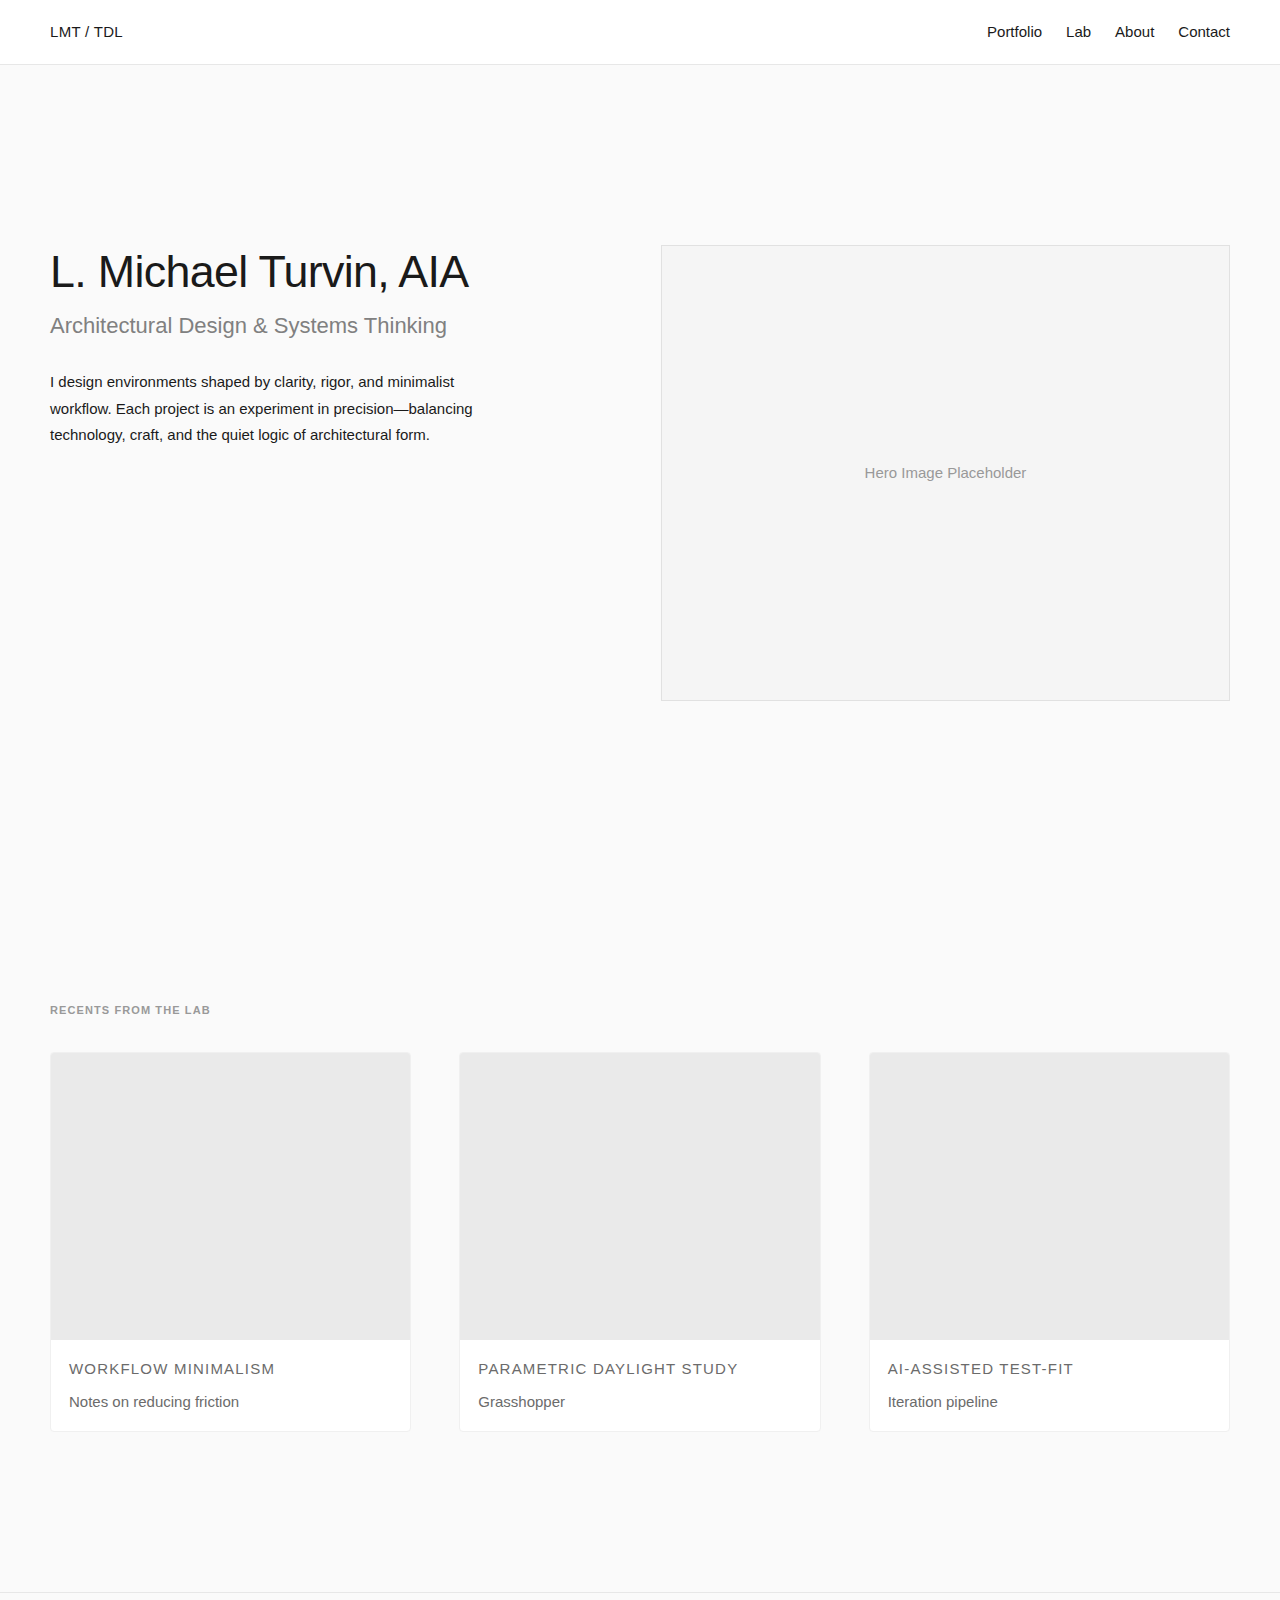
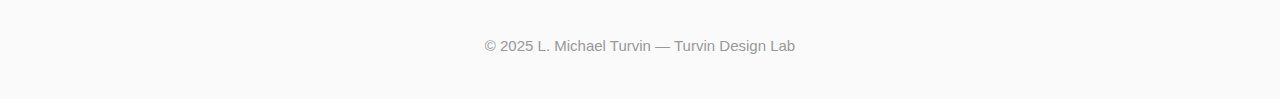
<file: index.html>
<!doctype html>
<html lang="en">
<head>
<meta charset="utf-8"><meta name="viewport" content="width=device-width, initial-scale=1">
<title>Home — Turvin Design Lab</title>
<link rel="icon" type="image/png" href="favicon.png">
<link rel="stylesheet" href="styles.css">
</head>
<body>
<header class="site-header">
  <div class="container inner">
    <div class="brand"><a href="index.html">LMT / TDL</a></div>
    <nav class="nav">
      <a href="portfolio.html">Portfolio</a>
      <a href="lab.html">Lab</a>
      <a href="about.html">About</a>
      <a href="contact.html">Contact</a>
    </nav>
  </div>
</header>

<main>
  <section class="hero">
    <div class="container hero-grid">
      <div>
        <h1>L. Michael Turvin, AIA</h1>
        <h2>Architectural Design &amp; Systems Thinking</h2>
        <p>I design environments shaped by clarity, rigor, and minimalist workflow. Each project is an experiment in precision—balancing technology, craft, and the quiet logic of architectural form.</p>
      </div>
      <div class="hero-frame">Hero Image Placeholder</div>
    </div>
  </section>

  <section class="section">
    <div class="container">
      <h3 class="section-title">Recents from the Lab</h3>
      <div class="grid cols-3">
        <article class="card"><div class="img"></div><div class="caption"><span class="kicker">Workflow Minimalism</span><div class="meta">Notes on reducing friction</div></div></article>
        <article class="card"><div class="img"></div><div class="caption"><span class="kicker">Parametric Daylight Study</span><div class="meta">Grasshopper</div></div></article>
        <article class="card"><div class="img"></div><div class="caption"><span class="kicker">AI-Assisted Test-Fit</span><div class="meta">Iteration pipeline</div></div></article>
      </div>
    </div>
  </section>
</main>

<footer class="site-footer"><div class="container">&copy; 2025 L. Michael Turvin — Turvin Design Lab</div></footer>
<script src="interactions.js"></script>
</body>
</html>
</file>
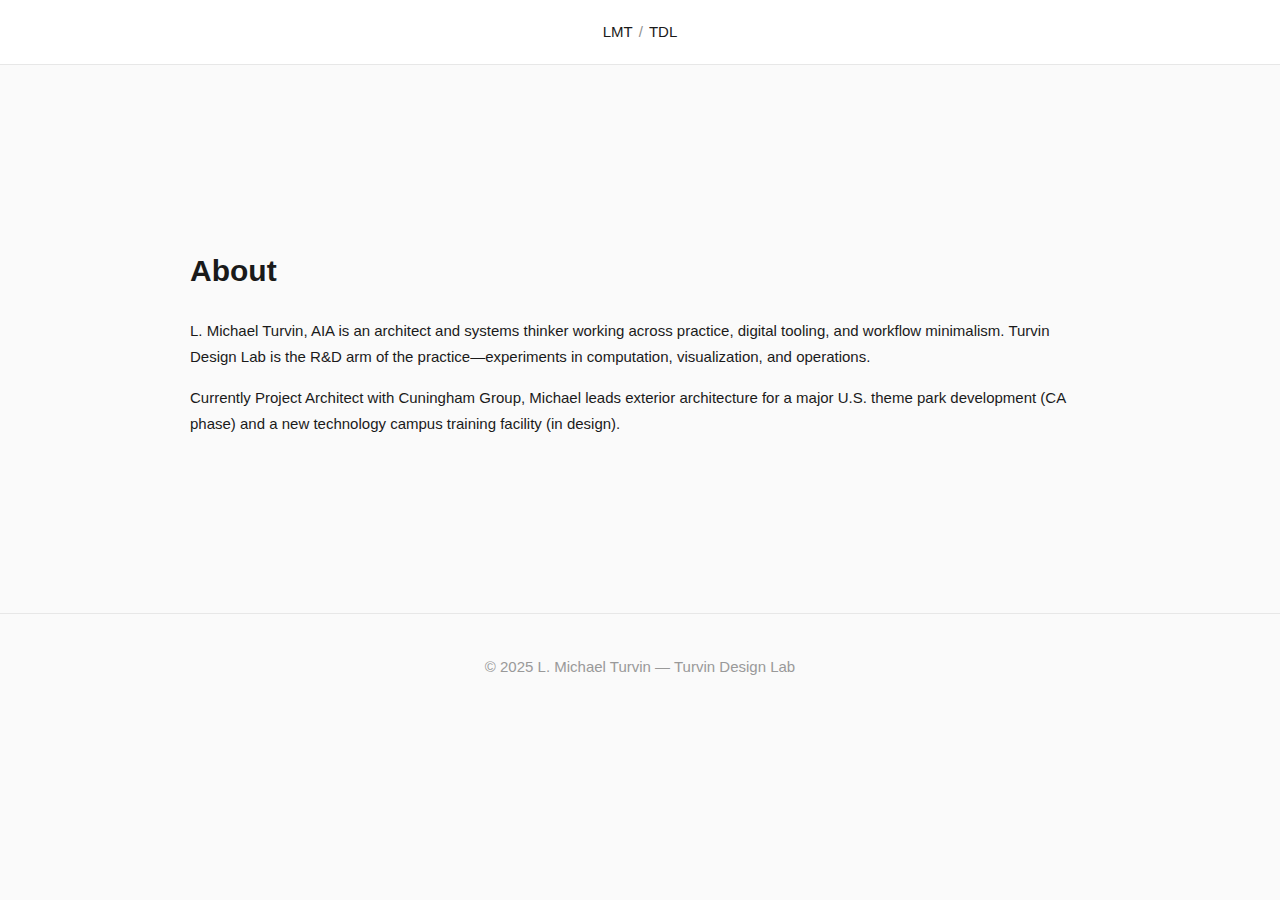
<file: about.html>
<!doctype html>
<html lang="en">
<head>
<meta charset="utf-8"><meta name="viewport" content="width=device-width, initial-scale=1">
<title>About — Turvin Design Lab</title>
<link rel="icon" type="image/png" href="favicon.png">
<link rel="stylesheet" href="styles.css">
</head>
<body>
<header class="site-header centered">
  <div class="container inner">
    <div class="center-brand">
      <span class="piece" data-for="lmt">LMT</span>
      <div class="dropdown" data-for="lmt"><a href="index.html">Home</a><a href="portfolio.html">Portfolio</a><a href="about.html">About</a><a href="resume.html">Resume</a><a href="contact.html">Contact</a></div>
      <span class="slash">/</span>
      <span class="piece" data-for="tdl">TDL</span>
      <div class="dropdown" data-for="tdl"><a href="lab.html">Lab</a><a href="lab.html#experiments">Experiments</a><a href="lab.html#essays">Essays</a></div>
    </div>
  </div>
</header>

<main>
  <section class="section">
    <div class="container narrow">
      <h1>About</h1>
      <p>L. Michael Turvin, AIA is an architect and systems thinker working across practice, digital tooling, and workflow minimalism. Turvin Design Lab is the R&amp;D arm of the practice—experiments in computation, visualization, and operations.</p>
      <p>Currently Project Architect with Cuningham Group, Michael leads exterior architecture for a major U.S. theme park development (CA phase) and a new technology campus training facility (in design).</p>
    </div>
  </section>
</main>

<footer class="site-footer"><div class="container">&copy; 2025 L. Michael Turvin — Turvin Design Lab</div></footer>
<script src="interactions.js"></script>
</body>
</html>
</file>
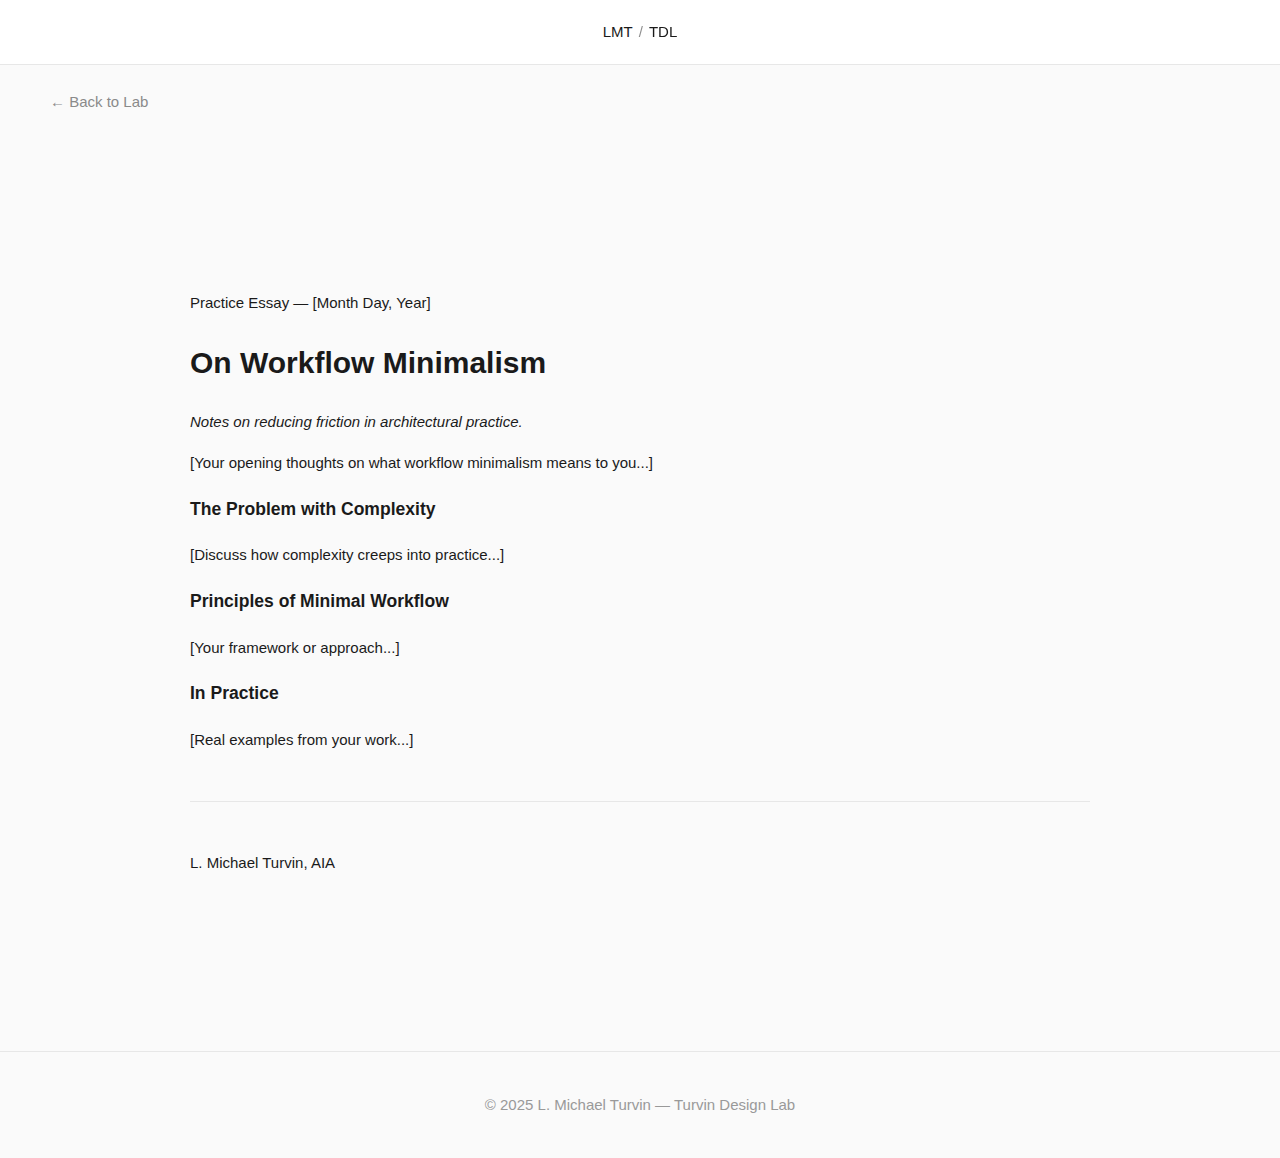
<file: blog-workflow-minimalism.html>
<!doctype html>
<html lang="en">
<head>
<meta charset="utf-8"><meta name="viewport" content="width=device-width, initial-scale=1">
<title>On Workflow Minimalism — Turvin Design Lab</title>
<link rel="icon" type="image/png" href="favicon.png">
<link rel="stylesheet" href="styles.css">
</head>
<body>
<header class="site-header centered">
  <div class="container inner">
    <div class="center-brand">
      <span class="piece" data-for="lmt">LMT</span>
      <div class="dropdown" data-for="lmt">
        <a href="index.html">Home</a><a href="portfolio.html">Portfolio</a>
        <a href="about.html">About</a><a href="resume.html">Resume</a><a href="contact.html">Contact</a>
      </div>
      <span class="slash">/</span>
      <span class="piece" data-for="tdl">TDL</span>
      <div class="dropdown" data-for="tdl">
        <a href="lab.html">Lab</a><a href="lab.html#experiments">Experiments</a><a href="lab.html#essays">Essays</a>
      </div>
    </div>
  </div>
</header>

<nav class="breadcrumb container" aria-label="Breadcrumb">
  <a href="lab.html" class="crumb">← Back to Lab</a>
</nav>

<main>
  <section class="section">
    <div class="container narrow">
      <p class="meta">Practice Essay — [Month Day, Year]</p>
      <h1>On Workflow Minimalism</h1>
      
      <p><em>Notes on reducing friction in architectural practice.</em></p>
      
      <p>[Your opening thoughts on what workflow minimalism means to you...]</p>
      
      <h3>The Problem with Complexity</h3>
      <p>[Discuss how complexity creeps into practice...]</p>
      
      <h3>Principles of Minimal Workflow</h3>
      <p>[Your framework or approach...]</p>
      
      <h3>In Practice</h3>
      <p>[Real examples from your work...]</p>
      
      <hr style="margin:48px 0;border:none;border-top:1px solid #e7e7e7;">
      
      <p class="meta">L. Michael Turvin, AIA</p>
    </div>
  </section>
</main>

<footer class="site-footer"><div class="container">&copy; 2025 L. Michael Turvin — Turvin Design Lab</div></footer>
<script src="interactions.js"></script>
</body>
</html>
</file>
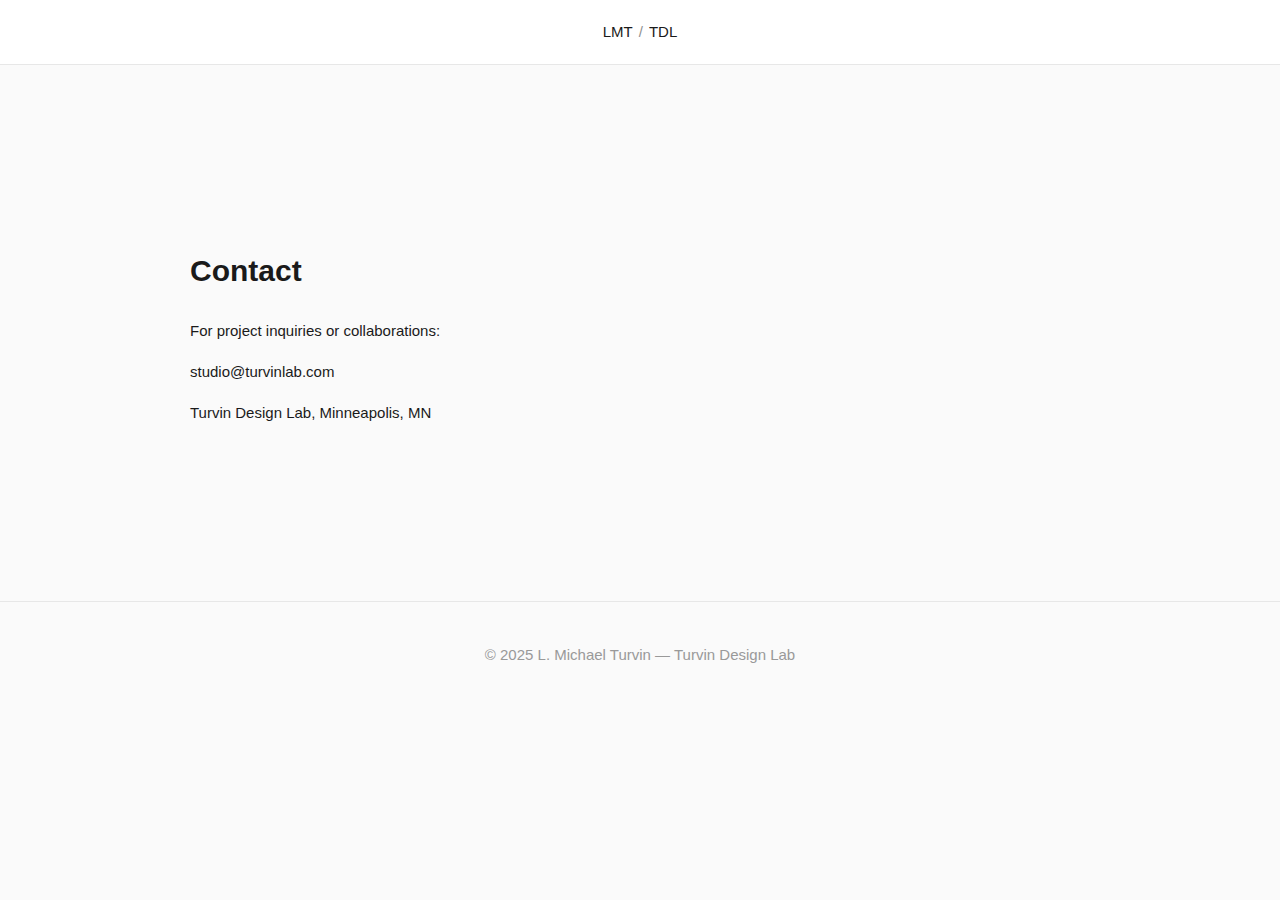
<file: contact.html>
<!doctype html>
<html lang="en">
<head>
<meta charset="utf-8"><meta name="viewport" content="width=device-width, initial-scale=1">
<title>Contact — Turvin Design Lab</title>
<link rel="icon" type="image/png" href="favicon.png">
<link rel="stylesheet" href="styles.css">
</head>
<body>
<header class="site-header centered">
  <div class="container inner">
    <div class="center-brand">
      <span class="piece" data-for="lmt">LMT</span>
      <div class="dropdown" data-for="lmt"><a href="index.html">Home</a><a href="portfolio.html">Portfolio</a><a href="about.html">About</a><a href="resume.html">Resume</a><a href="contact.html">Contact</a></div>
      <span class="slash">/</span>
      <span class="piece" data-for="tdl">TDL</span>
      <div class="dropdown" data-for="tdl"><a href="lab.html">Lab</a><a href="lab.html#experiments">Experiments</a><a href="lab.html#essays">Essays</a></div>
    </div>
  </div>
</header>

<main>
  <section class="section">
    <div class="container narrow">
      <h1>Contact</h1>
      <p>For project inquiries or collaborations:</p>
      <p><a href="mailto:studio@turvinlab.com">studio@turvinlab.com</a></p>
      <p>Turvin Design Lab, Minneapolis, MN</p>
    </div>
  </section>
</main>

<footer class="site-footer"><div class="container">&copy; 2025 L. Michael Turvin — Turvin Design Lab</div></footer>
<script src="interactions.js"></script>
</body>
</html>
</file>
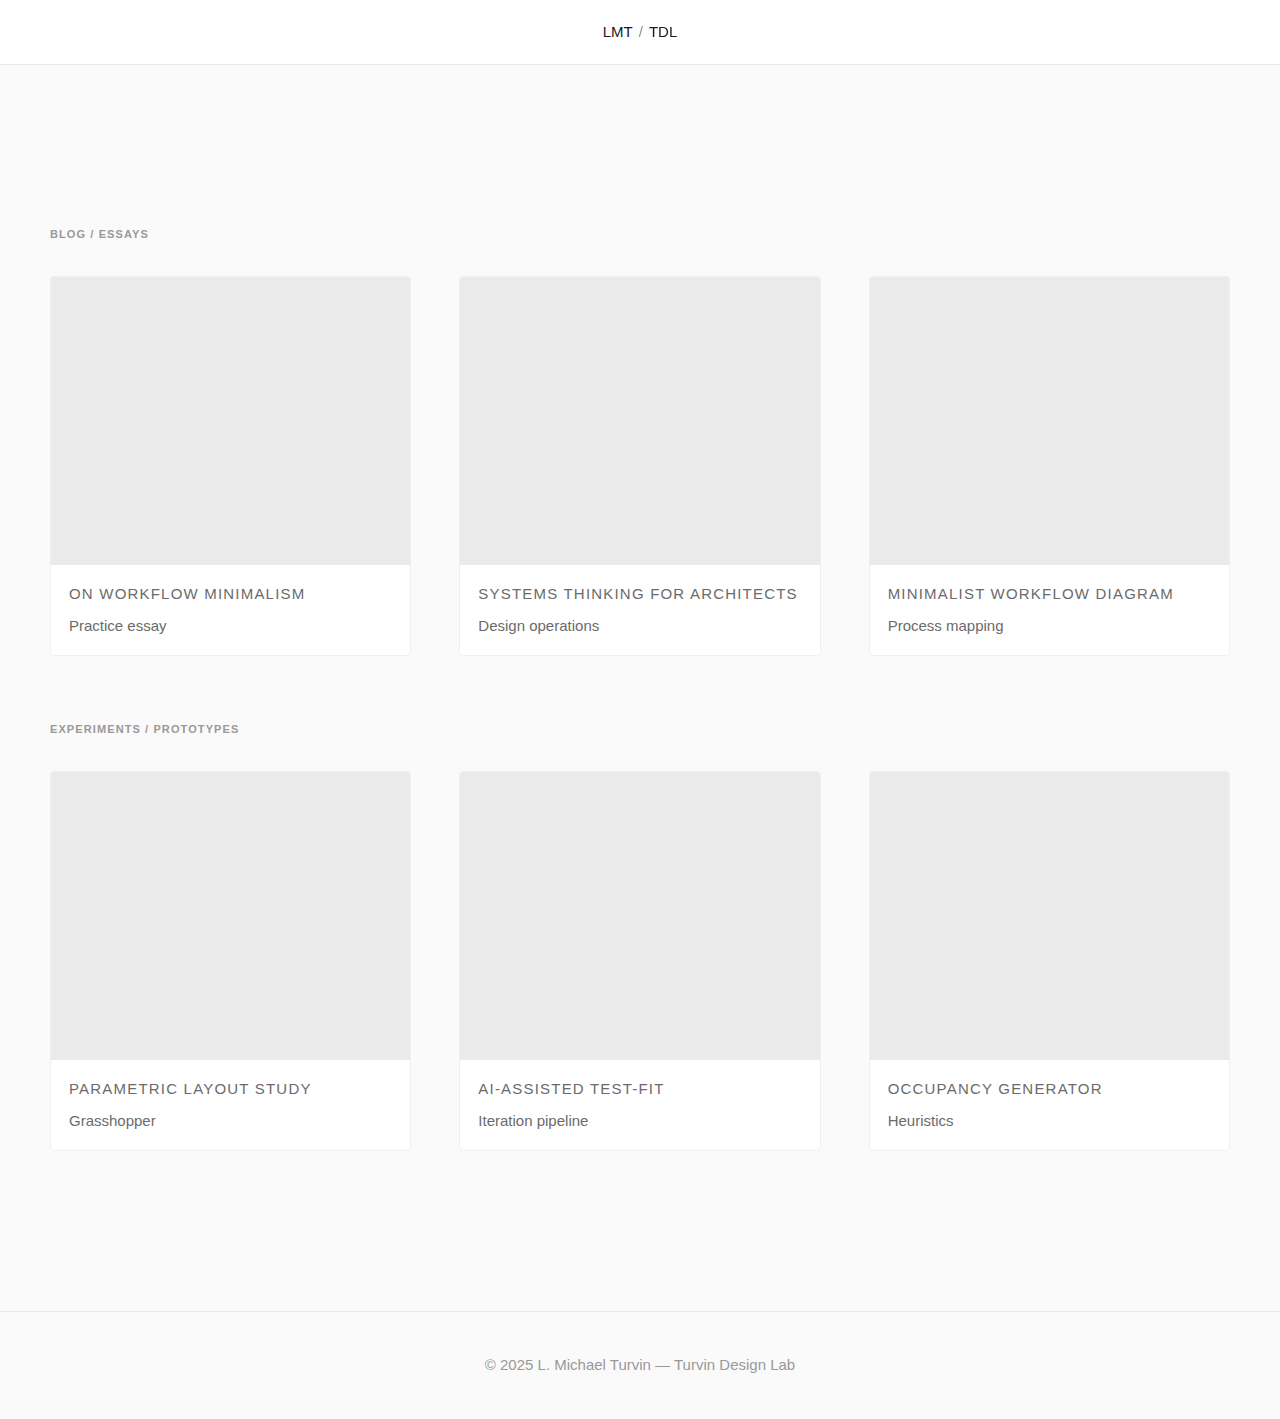
<file: lab.html>
<!doctype html>
<html lang="en">
<head>
<meta charset="utf-8">
<meta name="viewport" content="width=device-width, initial-scale=1">
<title>Lab — Turvin Design Lab</title>
<link rel="icon" type="image/png" href="favicon.png">
<link rel="stylesheet" href="styles.css">
</head>
<body>
<header class="site-header centered">
  <div class="container inner">
    <div class="center-brand">
      <span class="piece" data-for="lmt">LMT</span>
      <div class="dropdown" data-for="lmt">
        <a href="index.html">Home</a><a href="portfolio.html">Portfolio</a>
        <a href="about.html">About</a><a href="resume.html">Resume</a><a href="contact.html">Contact</a>
      </div>
      <span class="slash">/</span>
      <span class="piece" data-for="tdl">TDL</span>
      <div class="dropdown" data-for="tdl">
        <a href="lab.html">Lab</a><a href="#experiments">Experiments</a><a href="#essays">Essays</a>
      </div>
    </div>
  </div>
</header>

<main>
  <section class="section">
    <div class="container">
      <h3 class="section-title" id="essays">Blog / Essays</h3>
      <div class="grid cols-3">
        <article class="card">
          <a href="essays/workflow-minimalism.html">
            <div class="img"></div>
            <div class="inner caption">
              <span class="kicker">On Workflow Minimalism</span>
              <div class="meta">Practice essay</div>
            </div>
          </a>
        </article>
        <article class="card">
          <div class="img"></div>
          <div class="inner caption">
            <span class="kicker">Systems Thinking for Architects</span>
            <div class="meta">Design operations</div>
          </div>
        </article>
        <article class="card">
          <div class="img"></div>
          <div class="inner caption">
            <span class="kicker">Minimalist Workflow Diagram</span>
            <div class="meta">Process mapping</div>
          </div>
        </article>
      </div>

      <h3 class="section-title subsection" id="experiments">Experiments / Prototypes</h3>
      <div class="grid cols-3">
        <article class="card">
          <a href="experiments/parametric-layout.html">
            <div class="img"></div>
            <div class="inner caption">
              <span class="kicker">Parametric Layout Study</span>
              <div class="meta">Grasshopper</div>
            </div>
          </a>
        </article>
        <article class="card">
          <div class="img"></div>
          <div class="inner caption">
            <span class="kicker">AI-Assisted Test-Fit</span>
            <div class="meta">Iteration pipeline</div>
          </div>
        </article>
        <article class="card">
          <div class="img"></div>
          <div class="inner caption">
            <span class="kicker">Occupancy Generator</span>
            <div class="meta">Heuristics</div>
          </div>
        </article>
      </div>
    </div>
  </section>
</main>

<footer class="site-footer"><div class="container">&copy; 2025 L. Michael Turvin — Turvin Design Lab</div></footer>
<script src="interactions.js"></script>
</body>
</html>
</file>
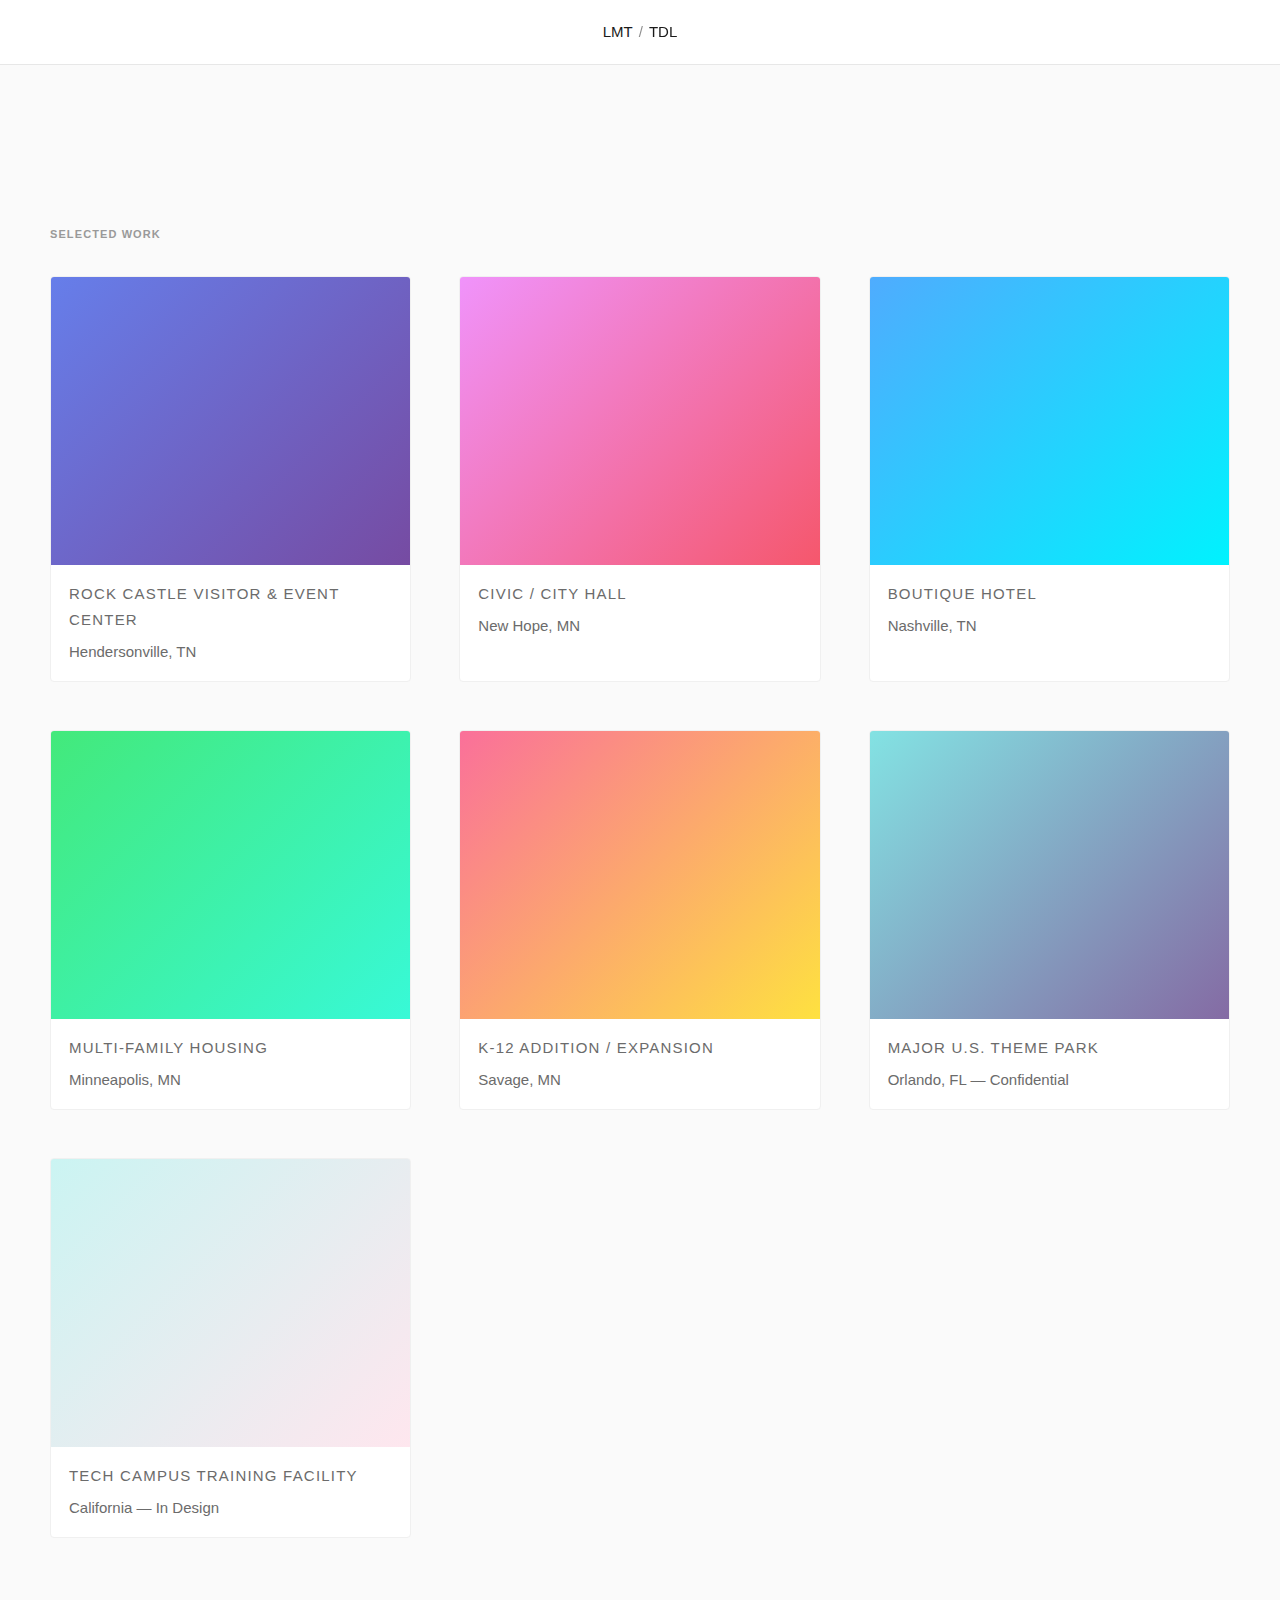
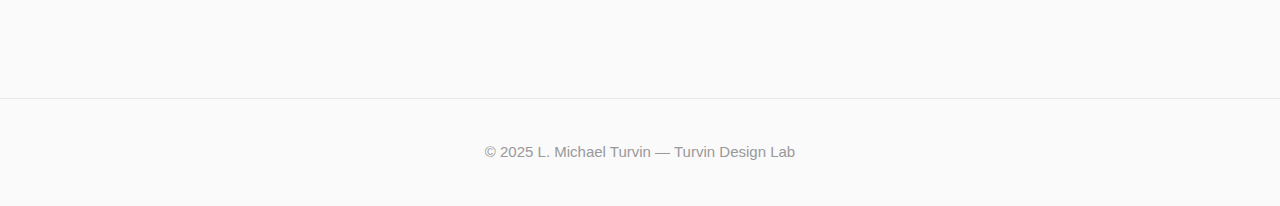
<file: portfolio.html>
<!doctype html>
<html lang="en">
<head>
<meta charset="utf-8"><meta name="viewport" content="width=device-width,initial-scale=1">
<title>Portfolio — Turvin Design Lab</title>
<link rel="icon" type="image/png" href="favicon.png">
<link rel="stylesheet" href="styles.css">
</head>
<body>
<header class="site-header centered">
  <div class="container inner">
    <div class="center-brand">
      <span class="piece" data-for="lmt">LMT</span>
      <div class="dropdown" data-for="lmt">
        <a href="index.html">Home</a><a href="portfolio.html">Portfolio</a>
        <a href="about.html">About</a><a href="resume.html">Resume</a><a href="contact.html">Contact</a>
      </div>
      <span class="slash">/</span>
      <span class="piece" data-for="tdl">TDL</span>
      <div class="dropdown" data-for="tdl">
        <a href="lab.html">Lab</a><a href="lab.html#experiments">Experiments</a><a href="lab.html#essays">Essays</a>
      </div>
    </div>
  </div>
</header>

<main>
  <section class="section">
    <div class="container">
      <h3 class="section-title">Selected Work</h3>
      <div class="grid cols-3">
        <article class="card">
          <a href="project-rockcastle.html">
            <div class="img" style="background: linear-gradient(135deg, #667eea 0%, #764ba2 100%);"></div>
            <div class="inner caption">
              <span class="kicker">Rock Castle Visitor & Event Center</span>
              <div class="meta">Hendersonville, TN</div>
            </div>
          </a>
        </article>
        <article class="card">
          <a href="project-cityhall.html">
            <div class="img" style="background: linear-gradient(135deg, #f093fb 0%, #f5576c 100%);"></div>
            <div class="inner caption">
              <span class="kicker">Civic / City Hall</span>
              <div class="meta">New Hope, MN</div>
            </div>
          </a>
        </article>
        <article class="card">
          <a href="project-hotel.html">
            <div class="img" style="background: linear-gradient(135deg, #4facfe 0%, #00f2fe 100%);"></div>
            <div class="inner caption">
              <span class="kicker">Boutique Hotel</span>
              <div class="meta">Nashville, TN</div>
            </div>
          </a>
        </article>
        <article class="card">
          <a href="project-multifamily.html">
            <div class="img" style="background: linear-gradient(135deg, #43e97b 0%, #38f9d7 100%);"></div>
            <div class="inner caption">
              <span class="kicker">Multi-Family Housing</span>
              <div class="meta">Minneapolis, MN</div>
            </div>
          </a>
        </article>
        <article class="card">
          <a href="project-school.html">
            <div class="img" style="background: linear-gradient(135deg, #fa709a 0%, #fee140 100%);"></div>
            <div class="inner caption">
              <span class="kicker">K-12 Addition / Expansion</span>
              <div class="meta">Savage, MN</div>
            </div>
          </a>
        </article>
        <article class="card">
          <div class="img" style="background: linear-gradient(135deg, #30cfd0 0%, #330867 100%); opacity: 0.6;"></div>
          <div class="inner caption">
            <span class="kicker">Major U.S. Theme Park</span>
            <div class="meta">Orlando, FL — Confidential</div>
          </div>
        </article>
        <article class="card">
          <div class="img" style="background: linear-gradient(135deg, #a8edea 0%, #fed6e3 100%); opacity: 0.6;"></div>
          <div class="inner caption">
            <span class="kicker">Tech Campus Training Facility</span>
            <div class="meta">California — In Design</div>
          </div>
        </article>
      </div>
    </div>
  </section>
</main>

<footer class="site-footer"><div class="container">&copy; 2025 L. Michael Turvin — Turvin Design Lab</div></footer>
<script src="interactions.js"></script>
</body>
</html>
</file>
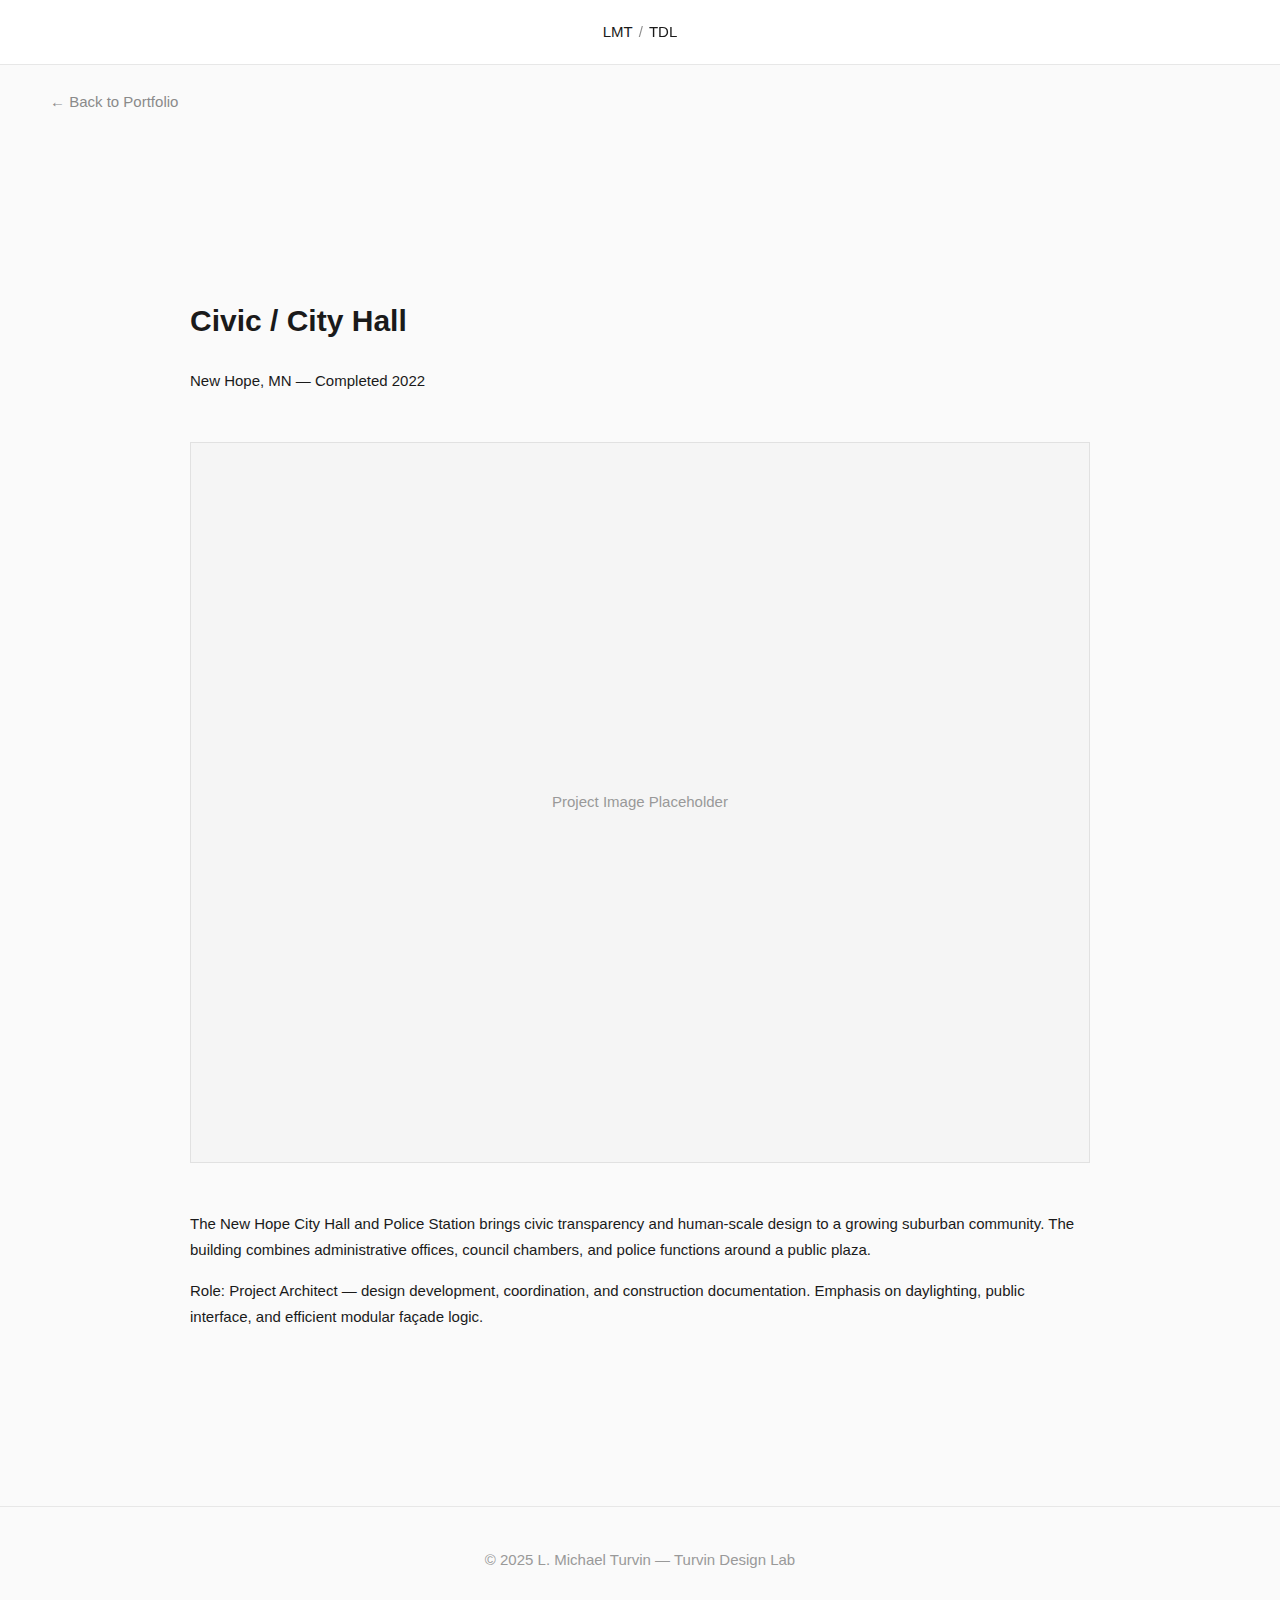
<file: project-cityhall.html>
<!doctype html>
<html lang="en">
<head>
<meta charset="utf-8"><meta name="viewport" content="width=device-width, initial-scale=1">
<title>Civic / City Hall — Turvin Design Lab</title>
<link rel="icon" type="image/png" href="favicon.png">
<link rel="stylesheet" href="styles.css">
</head>
<body>
<header class="site-header centered">
  <div class="container inner">
    <div class="center-brand">
      <span class="piece" data-for="lmt">LMT</span>
      <div class="dropdown" data-for="lmt"><a href="index.html">Home</a><a href="portfolio.html">Portfolio</a><a href="about.html">About</a><a href="resume.html">Resume</a><a href="contact.html">Contact</a></div>
      <span class="slash">/</span>
      <span class="piece" data-for="tdl">TDL</span>
      <div class="dropdown" data-for="tdl"><a href="lab.html">Lab</a><a href="lab.html#experiments">Experiments</a><a href="lab.html#essays">Essays</a></div>
    </div>
  </div>
</header>

<nav class="breadcrumb container" aria-label="Breadcrumb">
  <a href="portfolio.html" class="crumb">← Back to Portfolio</a>
</nav>

<main>
  <section class="section">
    <div class="container narrow">
      <h1>Civic / City Hall</h1>
      <p class="meta">New Hope, MN — Completed 2022</p>
      <div class="hero-frame" style="margin:48px 0;">Project Image Placeholder</div>
      <p>The New Hope City Hall and Police Station brings civic transparency and human-scale design to a growing suburban community. The building combines administrative offices, council chambers, and police functions around a public plaza.</p>
      <p>Role: Project Architect — design development, coordination, and construction documentation. Emphasis on daylighting, public interface, and efficient modular façade logic.</p>
    </div>
  </section>
</main>

<footer class="site-footer"><div class="container">&copy; 2025 L. Michael Turvin — Turvin Design Lab</div></footer>
<script src="interactions.js"></script>
</body>
</html>
</file>
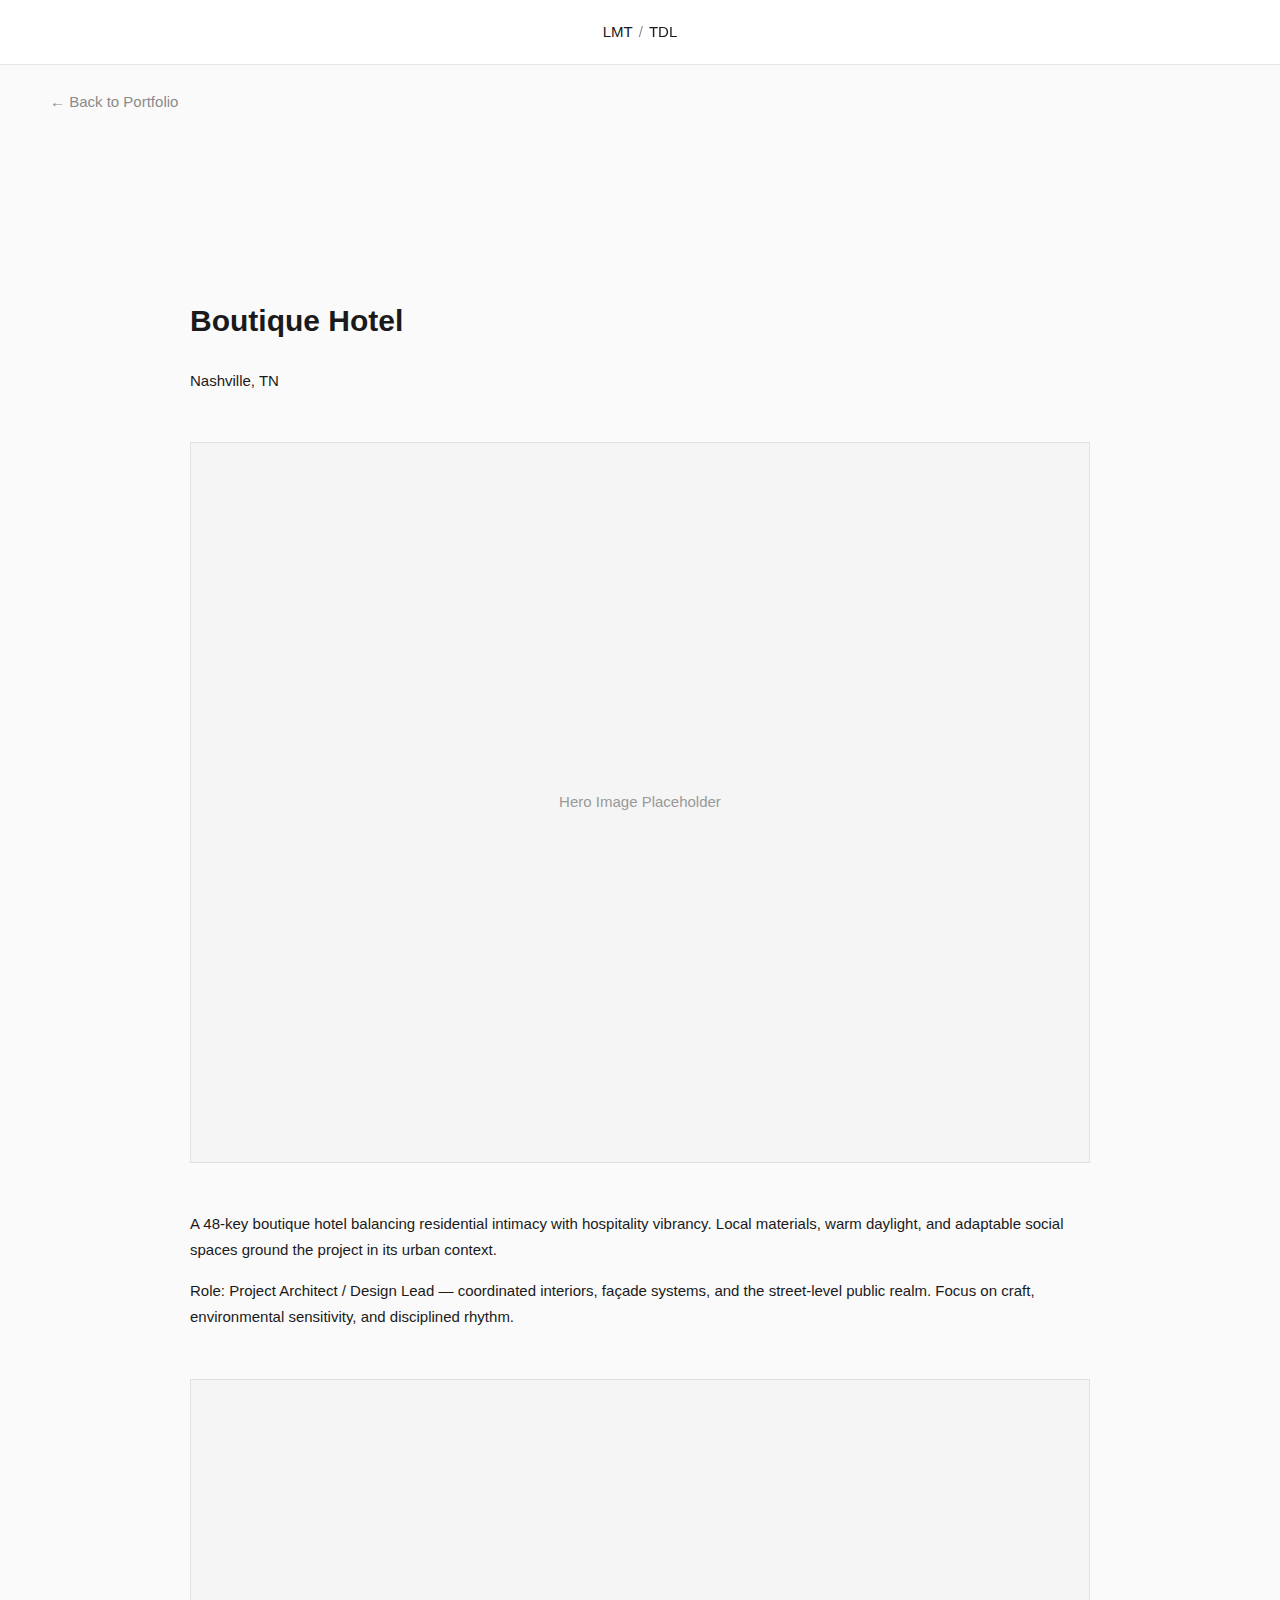
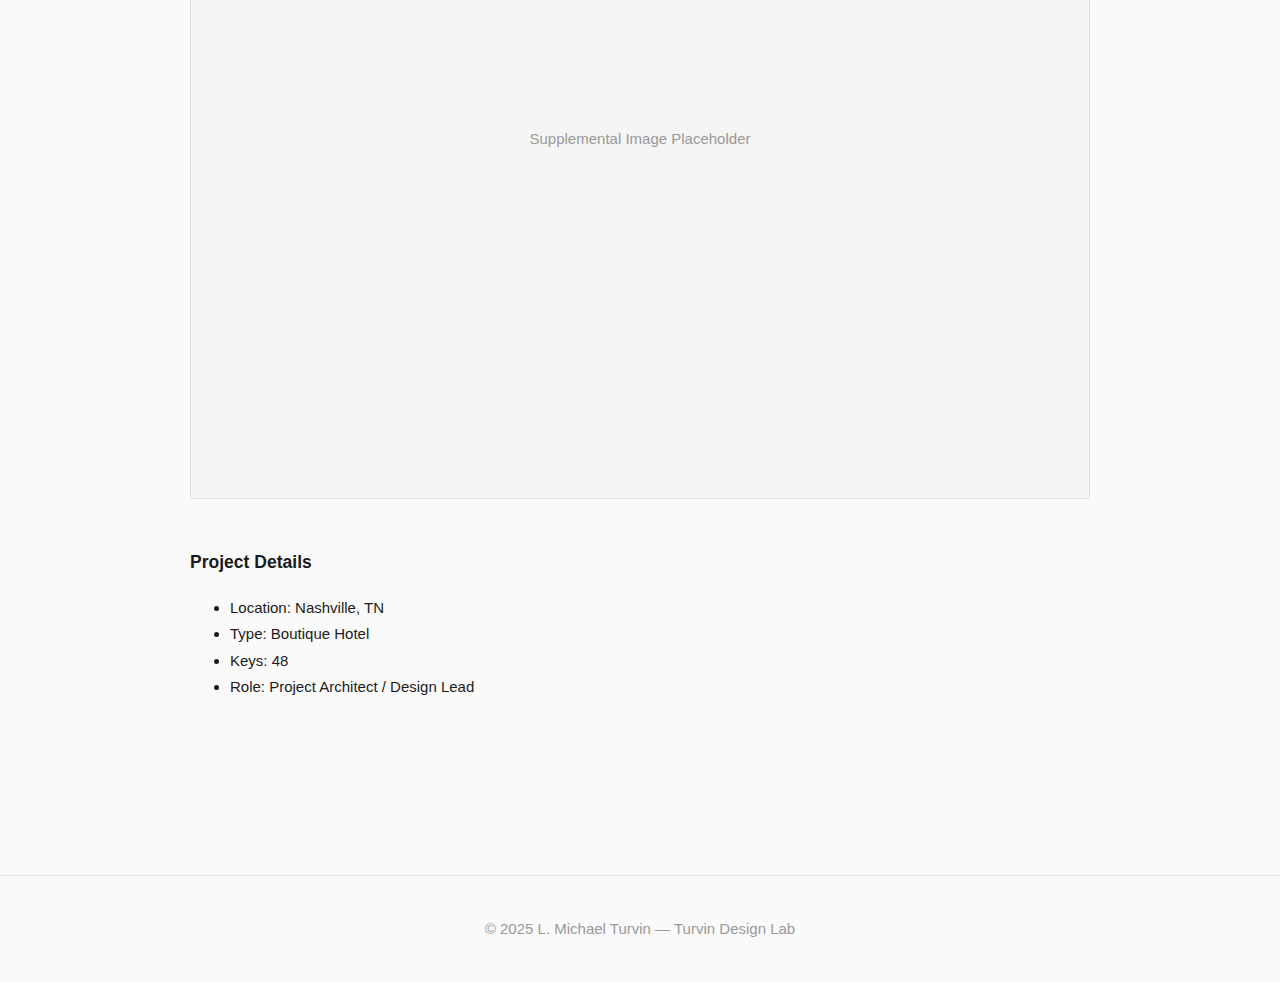
<file: project-hotel.html>
<!doctype html>
<html lang="en">
<head>
<meta charset="utf-8"><meta name="viewport" content="width=device-width, initial-scale=1">
<title>Boutique Hotel — Turvin Design Lab</title>
<link rel="icon" type="image/png" href="favicon.png">
<link rel="stylesheet" href="styles.css">
</head>
<body>
<header class="site-header centered">
  <div class="container inner">
    <div class="center-brand">
      <span class="piece" data-for="lmt">LMT</span>
      <div class="dropdown" data-for="lmt">
        <a href="index.html">Home</a><a href="portfolio.html">Portfolio</a>
        <a href="about.html">About</a><a href="resume.html">Resume</a><a href="contact.html">Contact</a>
      </div>
      <span class="slash">/</span>
      <span class="piece" data-for="tdl">TDL</span>
      <div class="dropdown" data-for="tdl">
        <a href="lab.html">Lab</a><a href="lab.html#experiments">Experiments</a><a href="lab.html#essays">Essays</a>
      </div>
    </div>
  </div>
</header>

<nav class="breadcrumb container" aria-label="Breadcrumb">
  <a href="portfolio.html" class="crumb">← Back to Portfolio</a>
</nav>

<main>
  <section class="section">
    <div class="container narrow">
      <h1>Boutique Hotel</h1>
      <p class="meta">Nashville, TN</p>
      <div class="hero-frame" style="margin:48px 0;">Hero Image Placeholder</div>
      
      <p>A 48-key boutique hotel balancing residential intimacy with hospitality vibrancy. Local materials, warm daylight, and adaptable social spaces ground the project in its urban context.</p>
      
      <p>Role: Project Architect / Design Lead — coordinated interiors, façade systems, and the street-level public realm. Focus on craft, environmental sensitivity, and disciplined rhythm.</p>
      
      <div class="hero-frame" style="margin:48px 0;">Supplemental Image Placeholder</div>
      
      <h3>Project Details</h3>
      <ul>
        <li><strong>Location:</strong> Nashville, TN</li>
        <li><strong>Type:</strong> Boutique Hotel</li>
        <li><strong>Keys:</strong> 48</li>
        <li><strong>Role:</strong> Project Architect / Design Lead</li>
      </ul>
    </div>
  </section>
</main>

<footer class="site-footer"><div class="container">&copy; 2025 L. Michael Turvin — Turvin Design Lab</div></footer>
<script src="interactions.js"></script>
</body>
</html>
</file>
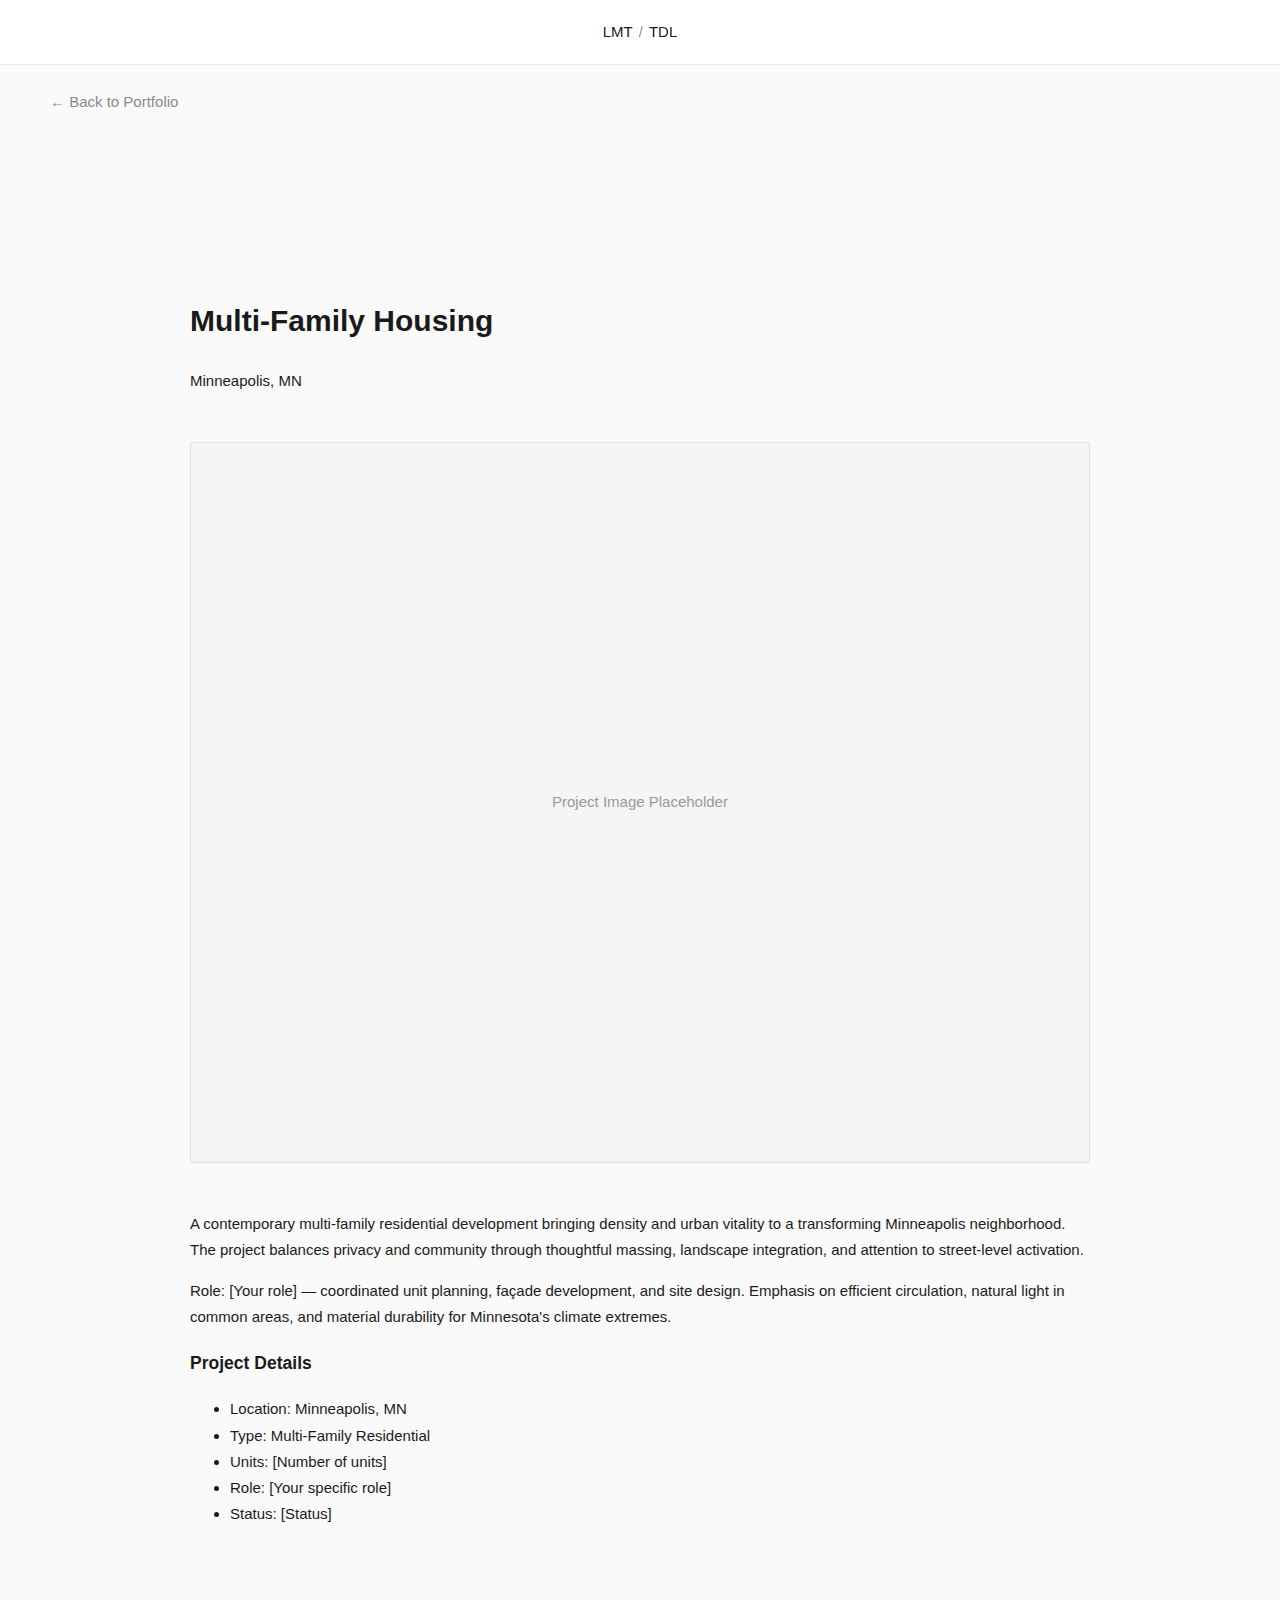
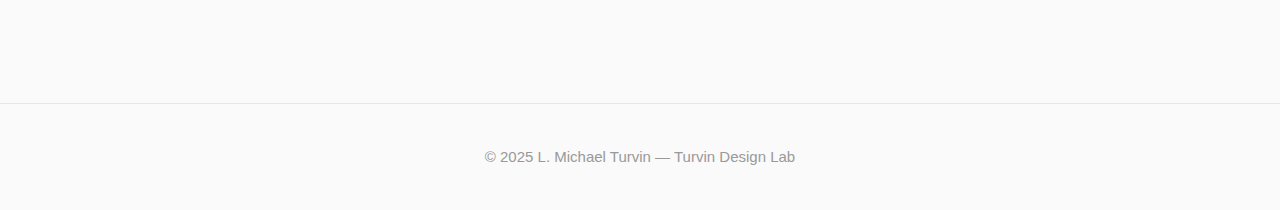
<file: project-multifamily.html>
<!doctype html>
<html lang="en">
<head>
<meta charset="utf-8"><meta name="viewport" content="width=device-width, initial-scale=1">
<title>Multi-Family Housing — Turvin Design Lab</title>
<link rel="icon" type="image/png" href="favicon.png">
<link rel="stylesheet" href="styles.css">
</head>
<body>
<header class="site-header centered">
  <div class="container inner">
    <div class="center-brand">
      <span class="piece" data-for="lmt">LMT</span>
      <div class="dropdown" data-for="lmt">
        <a href="index.html">Home</a><a href="portfolio.html">Portfolio</a>
        <a href="about.html">About</a><a href="resume.html">Resume</a><a href="contact.html">Contact</a>
      </div>
      <span class="slash">/</span>
      <span class="piece" data-for="tdl">TDL</span>
      <div class="dropdown" data-for="tdl">
        <a href="lab.html">Lab</a><a href="lab.html#experiments">Experiments</a><a href="lab.html#essays">Essays</a>
      </div>
    </div>
  </div>
</header>

<nav class="breadcrumb container" aria-label="Breadcrumb">
  <a href="portfolio.html" class="crumb">← Back to Portfolio</a>
</nav>

<main>
  <section class="section">
    <div class="container narrow">
      <h1>Multi-Family Housing</h1>
      <p class="meta">Minneapolis, MN</p>
      <div class="hero-frame" style="margin:48px 0;">Project Image Placeholder</div>
      
      <p>A contemporary multi-family residential development bringing density and urban vitality to a transforming Minneapolis neighborhood. The project balances privacy and community through thoughtful massing, landscape integration, and attention to street-level activation.</p>
      
      <p>Role: [Your role] — coordinated unit planning, façade development, and site design. Emphasis on efficient circulation, natural light in common areas, and material durability for Minnesota's climate extremes.</p>
      
      <h3>Project Details</h3>
      <ul>
        <li><strong>Location:</strong> Minneapolis, MN</li>
        <li><strong>Type:</strong> Multi-Family Residential</li>
        <li><strong>Units:</strong> [Number of units]</li>
        <li><strong>Role:</strong> [Your specific role]</li>
        <li><strong>Status:</strong> [Status]</li>
      </ul>
    </div>
  </section>
</main>

<footer class="site-footer"><div class="container">&copy; 2025 L. Michael Turvin — Turvin Design Lab</div></footer>
<script src="interactions.js"></script>
</body>
</html>
</file>
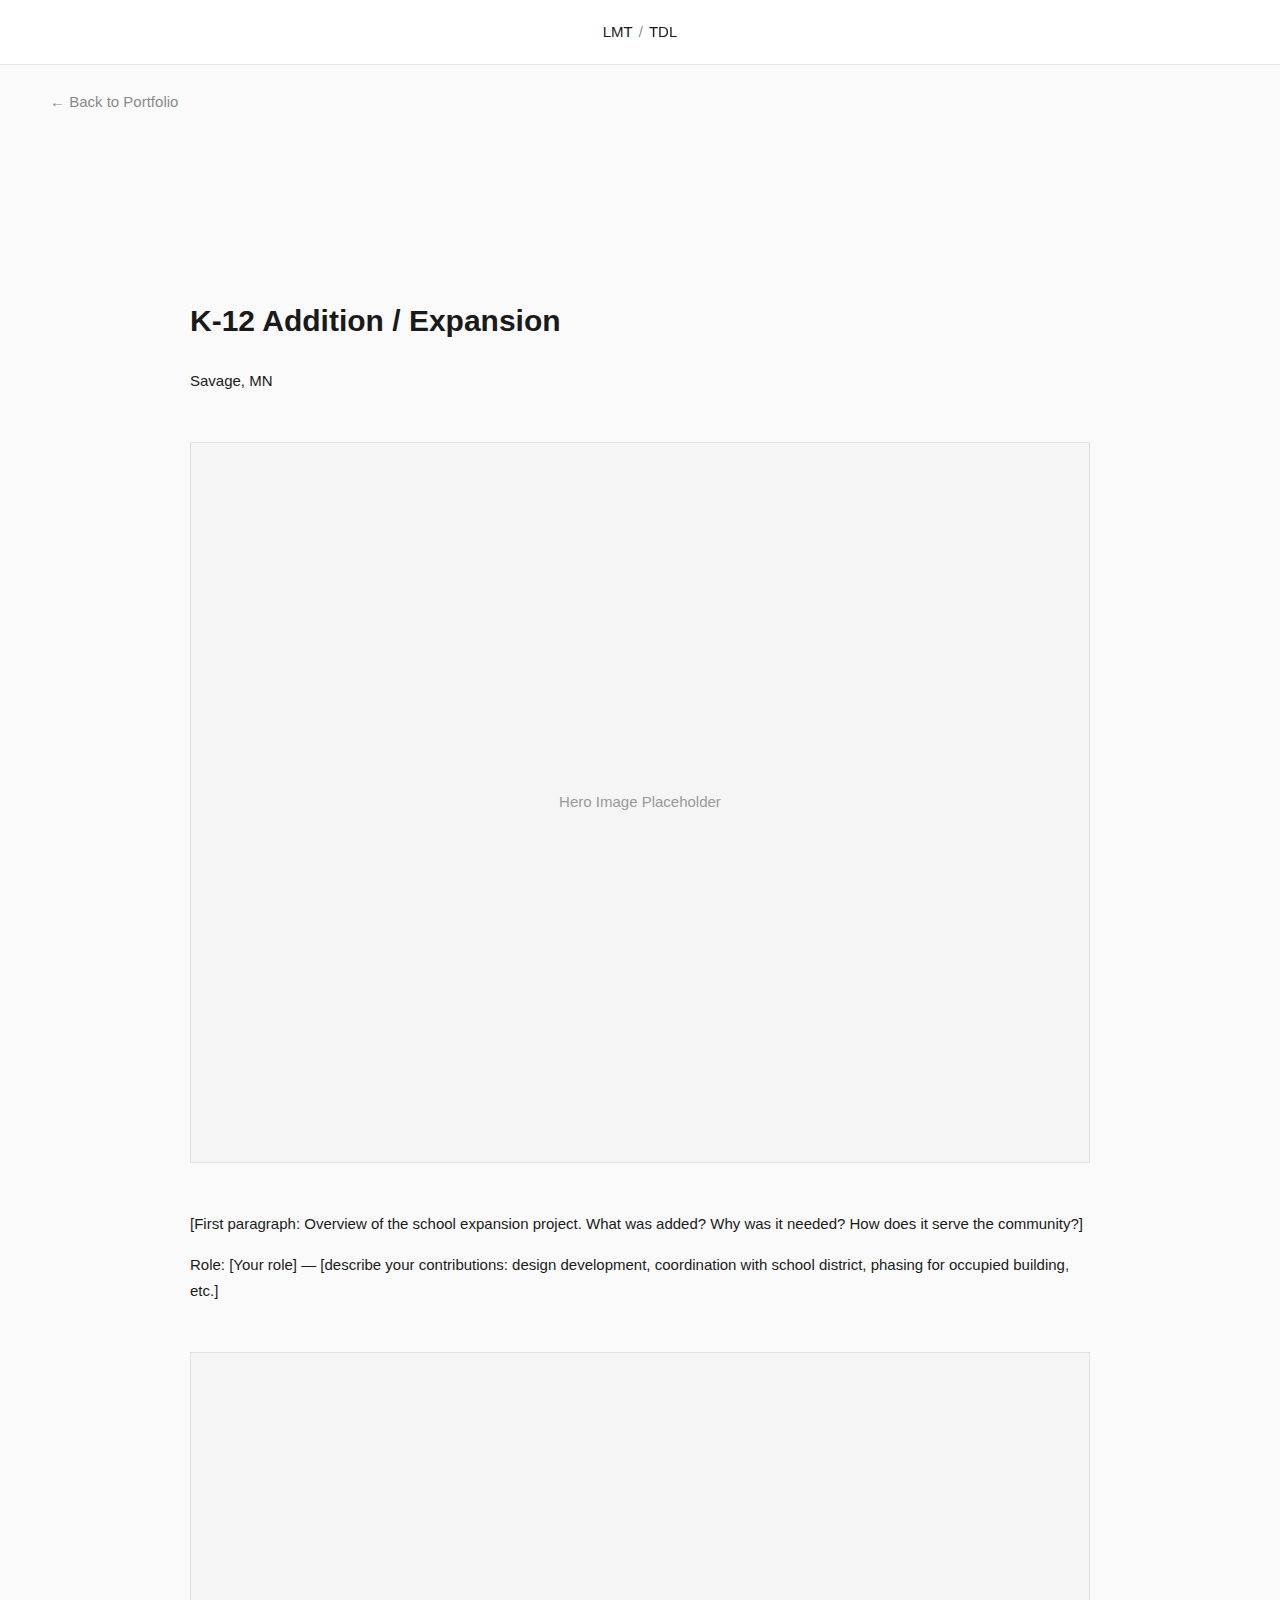
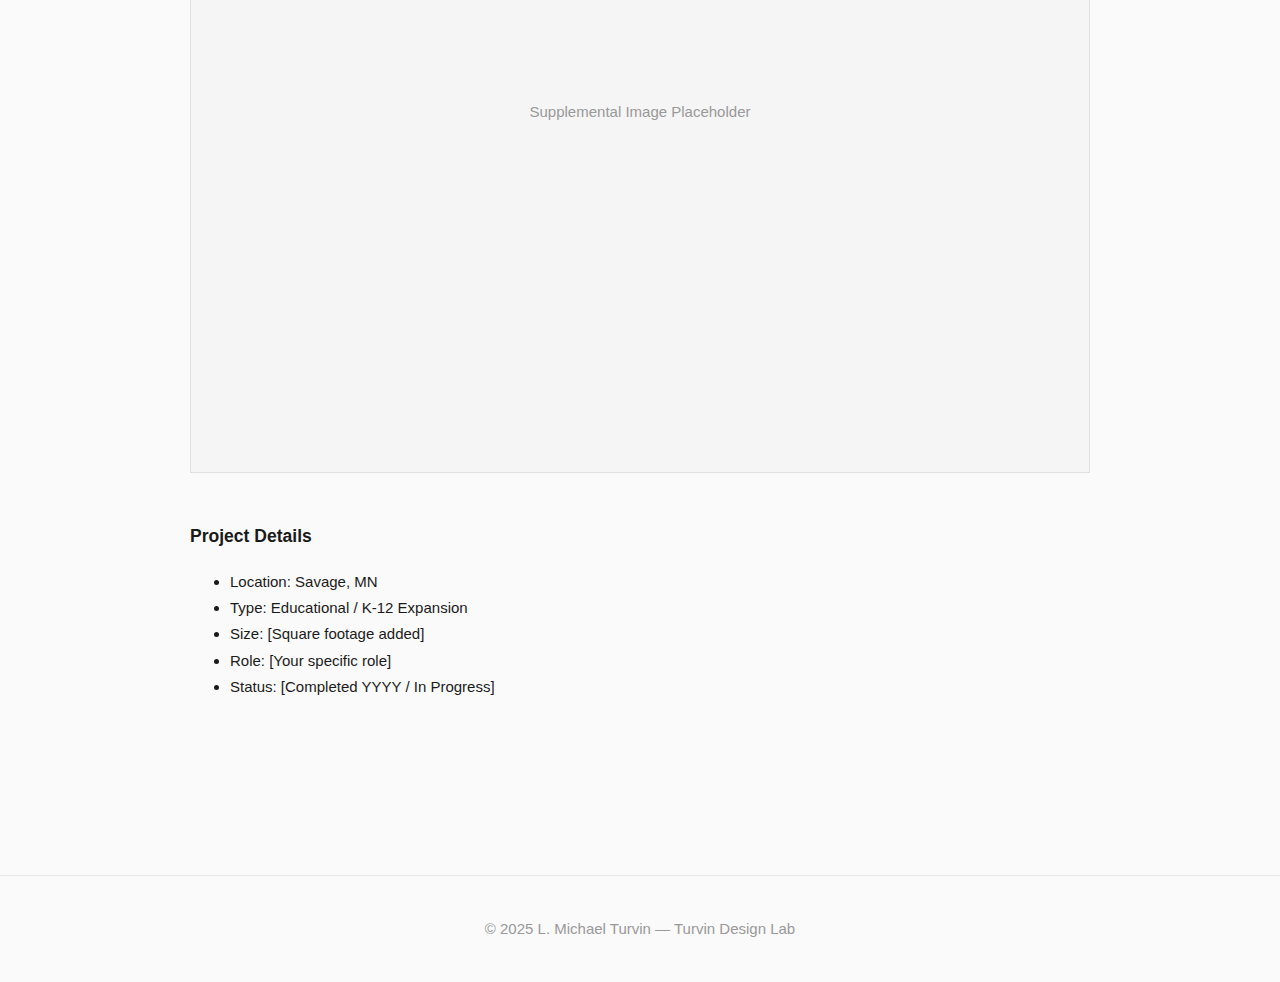
<file: project-school.html>
<!doctype html>
<html lang="en">
<head>
<meta charset="utf-8"><meta name="viewport" content="width=device-width, initial-scale=1">
<title>K-12 Addition / Expansion — Turvin Design Lab</title>
<link rel="icon" type="image/png" href="favicon.png">
<link rel="stylesheet" href="styles.css">
</head>
<body>
<header class="site-header centered">
  <div class="container inner">
    <div class="center-brand">
      <span class="piece" data-for="lmt">LMT</span>
      <div class="dropdown" data-for="lmt">
        <a href="index.html">Home</a><a href="portfolio.html">Portfolio</a>
        <a href="about.html">About</a><a href="resume.html">Resume</a><a href="contact.html">Contact</a>
      </div>
      <span class="slash">/</span>
      <span class="piece" data-for="tdl">TDL</span>
      <div class="dropdown" data-for="tdl">
        <a href="lab.html">Lab</a><a href="lab.html#experiments">Experiments</a><a href="lab.html#essays">Essays</a>
      </div>
    </div>
  </div>
</header>

<nav class="breadcrumb container" aria-label="Breadcrumb">
  <a href="portfolio.html" class="crumb">← Back to Portfolio</a>
</nav>

<main>
  <section class="section">
    <div class="container narrow">
      <h1>K-12 Addition / Expansion</h1>
      <p class="meta">Savage, MN</p>
      <div class="hero-frame" style="margin:48px 0;">Hero Image Placeholder</div>
      
      <p>[First paragraph: Overview of the school expansion project. What was added? Why was it needed? How does it serve the community?]</p>
      
      <p>Role: [Your role] — [describe your contributions: design development, coordination with school district, phasing for occupied building, etc.]</p>
      
      <div class="hero-frame" style="margin:48px 0;">Supplemental Image Placeholder</div>
      
      <h3>Project Details</h3>
      <ul>
        <li><strong>Location:</strong> Savage, MN</li>
        <li><strong>Type:</strong> Educational / K-12 Expansion</li>
        <li><strong>Size:</strong> [Square footage added]</li>
        <li><strong>Role:</strong> [Your specific role]</li>
        <li><strong>Status:</strong> [Completed YYYY / In Progress]</li>
      </ul>
    </div>
  </section>
</main>

<footer class="site-footer"><div class="container">&copy; 2025 L. Michael Turvin — Turvin Design Lab</div></footer>
<script src="interactions.js"></script>
</body>
</html>
</file>
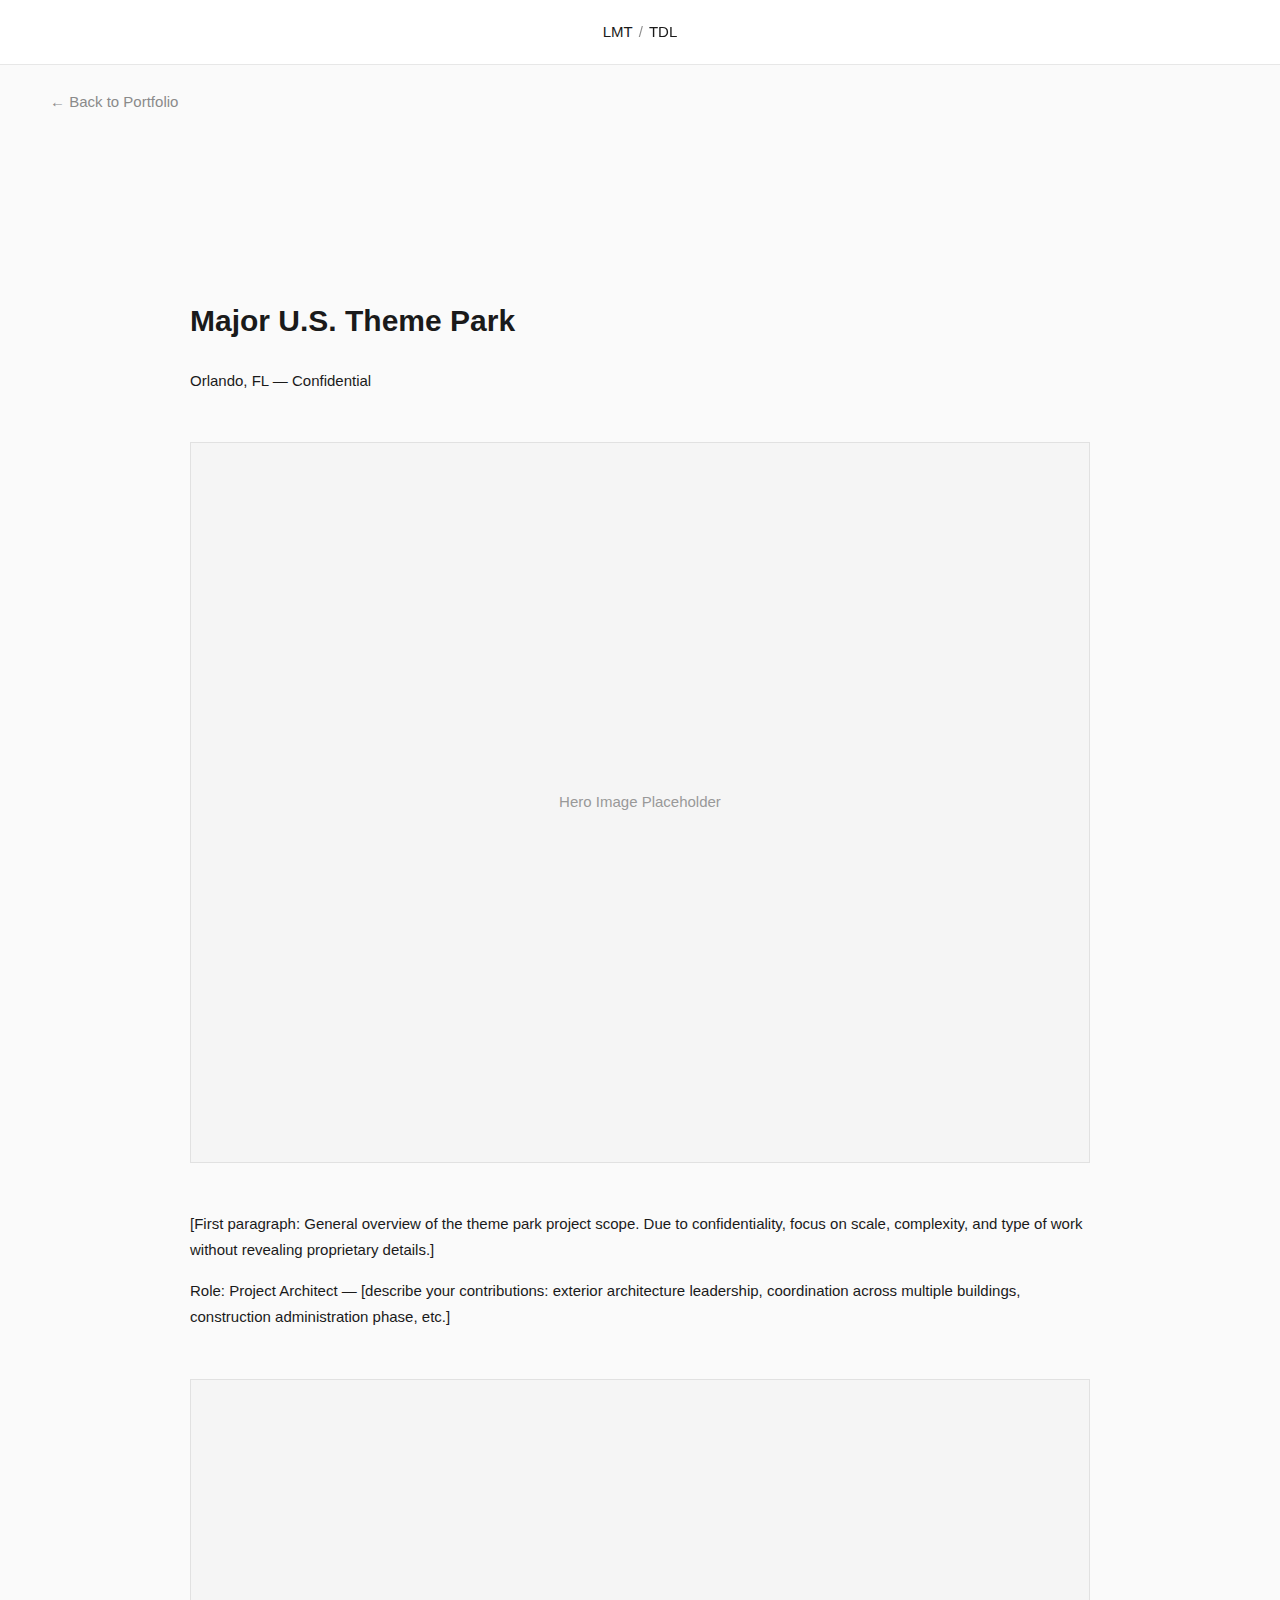
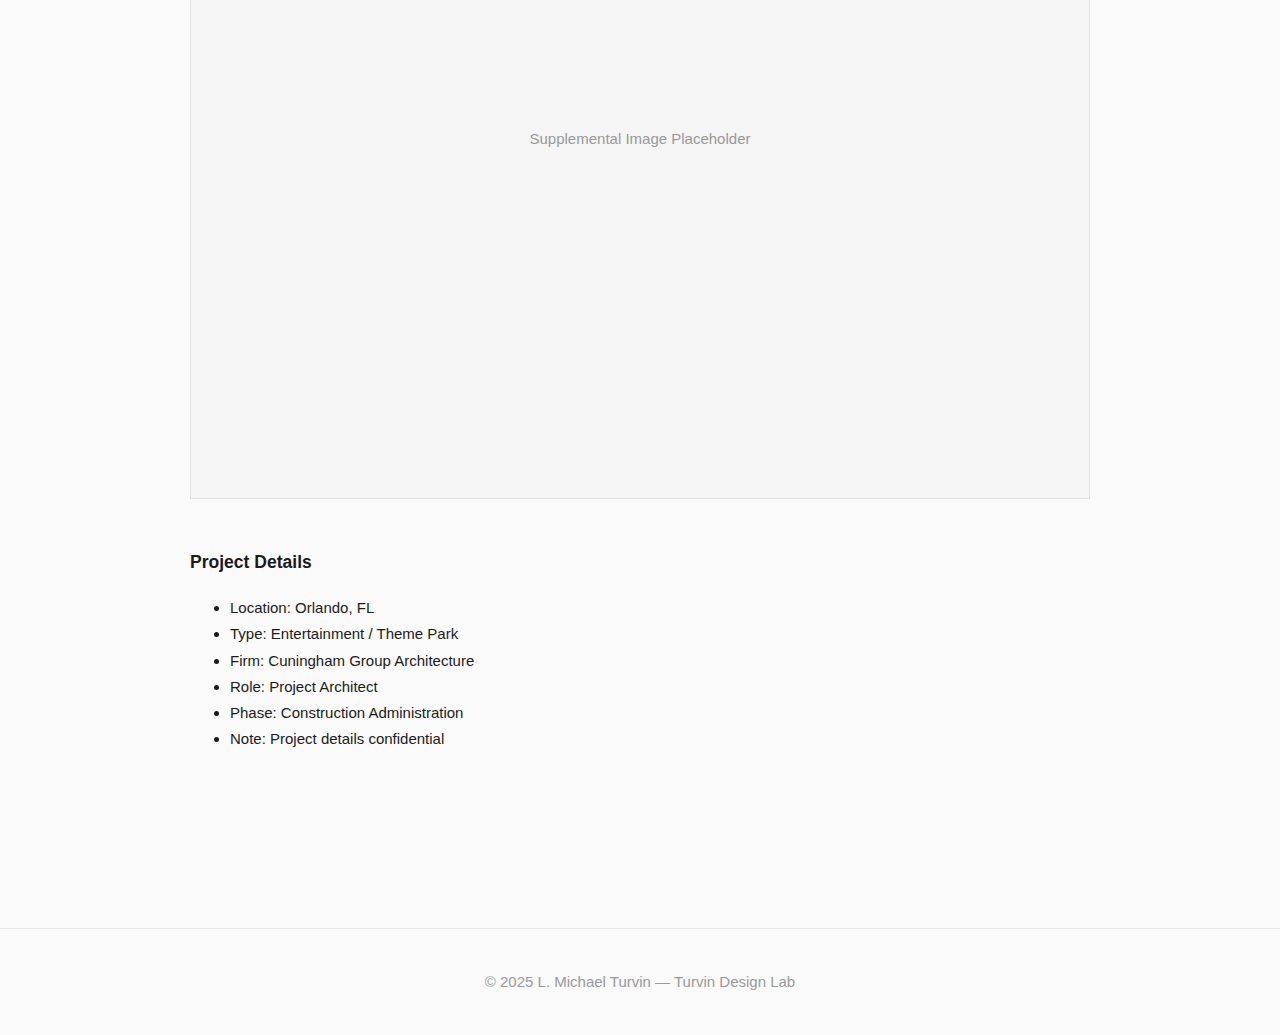
<file: project-themepark.html>
<!doctype html>
<html lang="en">
<head>
<meta charset="utf-8"><meta name="viewport" content="width=device-width, initial-scale=1">
<title>Major U.S. Theme Park — Turvin Design Lab</title>
<link rel="icon" type="image/png" href="favicon.png">
<link rel="stylesheet" href="styles.css">
</head>
<body>
<header class="site-header centered">
  <div class="container inner">
    <div class="center-brand">
      <span class="piece" data-for="lmt">LMT</span>
      <div class="dropdown" data-for="lmt">
        <a href="index.html">Home</a><a href="portfolio.html">Portfolio</a>
        <a href="about.html">About</a><a href="resume.html">Resume</a><a href="contact.html">Contact</a>
      </div>
      <span class="slash">/</span>
      <span class="piece" data-for="tdl">TDL</span>
      <div class="dropdown" data-for="tdl">
        <a href="lab.html">Lab</a><a href="lab.html#experiments">Experiments</a><a href="lab.html#essays">Essays</a>
      </div>
    </div>
  </div>
</header>

<nav class="breadcrumb container" aria-label="Breadcrumb">
  <a href="portfolio.html" class="crumb">← Back to Portfolio</a>
</nav>

<main>
  <section class="section">
    <div class="container narrow">
      <h1>Major U.S. Theme Park</h1>
      <p class="meta">Orlando, FL — Confidential</p>
      <div class="hero-frame" style="margin:48px 0;">Hero Image Placeholder</div>
      
      <p>[First paragraph: General overview of the theme park project scope. Due to confidentiality, focus on scale, complexity, and type of work without revealing proprietary details.]</p>
      
      <p>Role: Project Architect — [describe your contributions: exterior architecture leadership, coordination across multiple buildings, construction administration phase, etc.]</p>
      
      <div class="hero-frame" style="margin:48px 0;">Supplemental Image Placeholder</div>
      
      <h3>Project Details</h3>
      <ul>
        <li><strong>Location:</strong> Orlando, FL</li>
        <li><strong>Type:</strong> Entertainment / Theme Park</li>
        <li><strong>Firm:</strong> Cuningham Group Architecture</li>
        <li><strong>Role:</strong> Project Architect</li>
        <li><strong>Phase:</strong> Construction Administration</li>
        <li><strong>Note:</strong> Project details confidential</li>
      </ul>
    </div>
  </section>
</main>

<footer class="site-footer"><div class="container">&copy; 2025 L. Michael Turvin — Turvin Design Lab</div></footer>
<script src="interactions.js"></script>
</body>
</html>
</file>
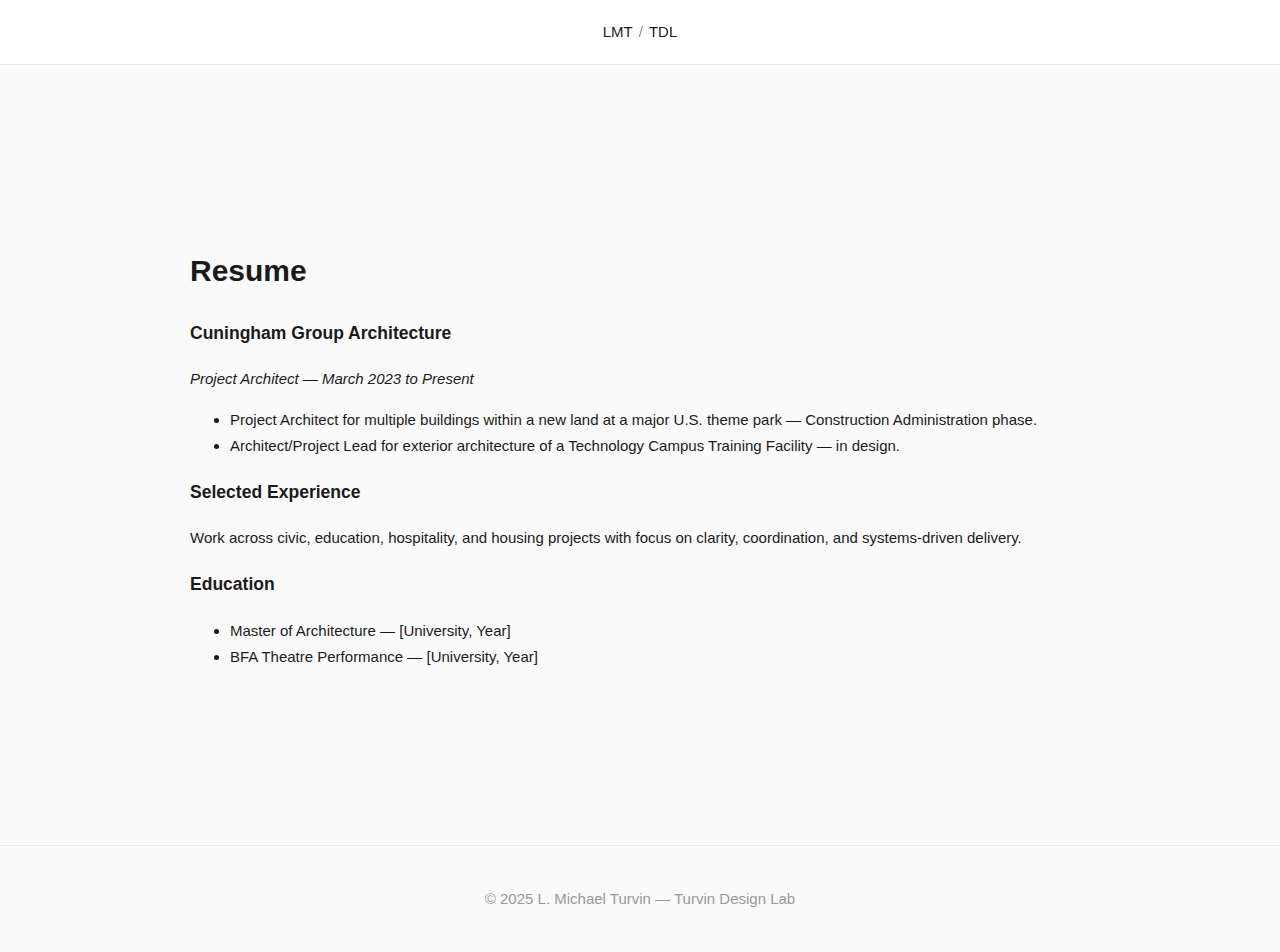
<file: resume.html>
<!doctype html>
<html lang="en">
<head>
<meta charset="utf-8"><meta name="viewport" content="width=device-width, initial-scale=1">
<title>Resume — Turvin Design Lab</title>
<link rel="icon" type="image/png" href="favicon.png">
<link rel="stylesheet" href="styles.css">
</head>
<body>
<header class="site-header centered">
  <div class="container inner">
    <div class="center-brand">
      <span class="piece" data-for="lmt">LMT</span>
      <div class="dropdown" data-for="lmt"><a href="index.html">Home</a><a href="portfolio.html">Portfolio</a><a href="about.html">About</a><a href="resume.html">Resume</a><a href="contact.html">Contact</a></div>
      <span class="slash">/</span>
      <span class="piece" data-for="tdl">TDL</span>
      <div class="dropdown" data-for="tdl"><a href="lab.html">Lab</a><a href="lab.html#experiments">Experiments</a><a href="lab.html#essays">Essays</a></div>
    </div>
  </div>
</header>

<main>
  <section class="section">
    <div class="container narrow">
      <h1>Resume</h1>
      <h3>Cuningham Group Architecture</h3>
      <p><em>Project Architect — March 2023 to Present</em></p>
      <ul>
        <li>Project Architect for multiple buildings within a new land at a major U.S. theme park — Construction Administration phase.</li>
        <li>Architect/Project Lead for exterior architecture of a Technology Campus Training Facility — in design.</li>
      </ul>

      <h3>Selected Experience</h3>
      <p>Work across civic, education, hospitality, and housing projects with focus on clarity, coordination, and systems-driven delivery.</p>

      <h3>Education</h3>
      <ul>
        <li>Master of Architecture — [University, Year]</li>
        <li>BFA Theatre Performance — [University, Year]</li>
      </ul>
    </div>
  </section>
</main>

<footer class="site-footer"><div class="container">&copy; 2025 L. Michael Turvin — Turvin Design Lab</div></footer>
<script src="interactions.js"></script>
</body>
</html>
</file>
<file: styles.css>
/* ——— Turvin Design Lab v2.2 — Divisare Density ——— */
/* To freeze all motion for presentations, uncomment next line */
/* *{transition:none!important;animation:none!important;} */

:root{
  --bg:#fff;--field:#fafafa;--fg:#1a1a1a;--muted:#6b6b6b;--border:#e7e7e7;
  --max:1180px;--pad:24px;--gap:48px;--h1:clamp(30px,3.5vw,48px);
  font-family:"Inter","Helvetica Neue",Helvetica,Arial,sans-serif;
}
html,body{margin:0;padding:0;background:var(--field);color:var(--fg);font-weight:300;font-size:15px;line-height:1.75}
a{color:inherit;text-decoration:none}
a:hover{text-decoration:underline;text-underline-offset:3px}

.container{max-width:var(--max);margin:0 auto;padding:0 var(--pad)}
.container.narrow{max-width:900px}

/* Header (home) */
.site-header{position:sticky;top:0;z-index:20;background:#fff;border-bottom:1px solid var(--border)}
.site-header .inner{display:flex;justify-content:space-between;align-items:center;min-height:64px}
.brand{font-weight:400;letter-spacing:.02em}
.nav{display:flex;gap:24px}

/* Header (internal) */
.site-header.centered .inner{justify-content:center}
.center-brand{position:relative;display:flex;gap:6px;align-items:center}
.piece{cursor:pointer;font-weight:400;position:relative}
.slash{opacity:.5}

/* Dropdowns — panel immediately after its label */
.dropdown{
  position:absolute;top:100%;margin-top:16px;background:#fff;border:1px solid var(--border);
  box-shadow:0 1px 4px rgba(0,0,0,.03);opacity:0;pointer-events:none;transition:opacity .25s ease-in-out;
  min-width:180px;
}
.dropdown a{display:block;padding:8px 14px;font-size:14px}

/* Position LMT dropdown on left, TDL on right */
.dropdown[data-for="lmt"]{left:-28px}
.dropdown[data-for="tdl"]{right:-28px}

/* Hover reveal (and stay while over panel) */
.piece:hover + .dropdown,
.dropdown:hover{opacity:1;pointer-events:auto}

/* Click-lock (JS toggles .active) */
.dropdown.active{opacity:1;pointer-events:auto}

/* Hover bridge so menu doesn't disappear moving down */
.piece::after{content:"";position:absolute;left:-6px;right:-6px;height:18px;top:100%}

/* Hero & Sections */
.hero{padding:180px 0 140px}
.hero-grid{display:grid;grid-template-columns:45% 1fr;gap:80px}
.hero h1{font-size:var(--h1);font-weight:400;letter-spacing:-.015em;line-height:1.2;margin:0 0 8px}
.hero h2{font-size:clamp(16px,2vw,22px);font-weight:300;color:#808080;margin:0 0 24px}
.hero p{max-width:52ch}
.hero-frame{background:#f5f5f5;border:1px solid #e1e1e1;aspect-ratio:5/4;display:flex;align-items:center;justify-content:center;color:#999}

.section{padding:160px 0}
.section-title{font-size:11px;text-transform:uppercase;letter-spacing:.1em;color:#999;margin:0 0 32px}

/* Grids */
.grid{display:grid;gap:48px}
.cols-3{grid-template-columns:repeat(auto-fit,minmax(280px,1fr))}
.card{background:#fff;border:1px solid #f0f0f0;border-radius:4px;overflow:hidden}
.img{background:#eaeaea;aspect-ratio:5/4}
.caption{padding:16px 18px;color:#6b6b6b}
.kicker{display:block;text-transform:uppercase;font-weight:400;letter-spacing:.08em;margin-bottom:6px}

/* Subsection break for Lab */
.section-title.subsection{margin-top:64px}

/* Breadcrumb */
.breadcrumb{padding-top:24px;padding-bottom:0}
.crumb{color:#8a8a8a}
.crumb:hover{text-decoration:underline}

/* Footer */
.site-footer{border-top:1px solid var(--border);padding:40px 0;text-align:center;color:#999}

/* Minimal entrance fade */
@keyframes fadeIn{from{opacity:0;transform:translateY(2px)}to{opacity:1;transform:none}}
body{animation:fadeIn .4s ease-out}

/* Responsive */
@media (max-width:980px){
  .hero-grid{grid-template-columns:1fr;gap:40px}
}
</file>
